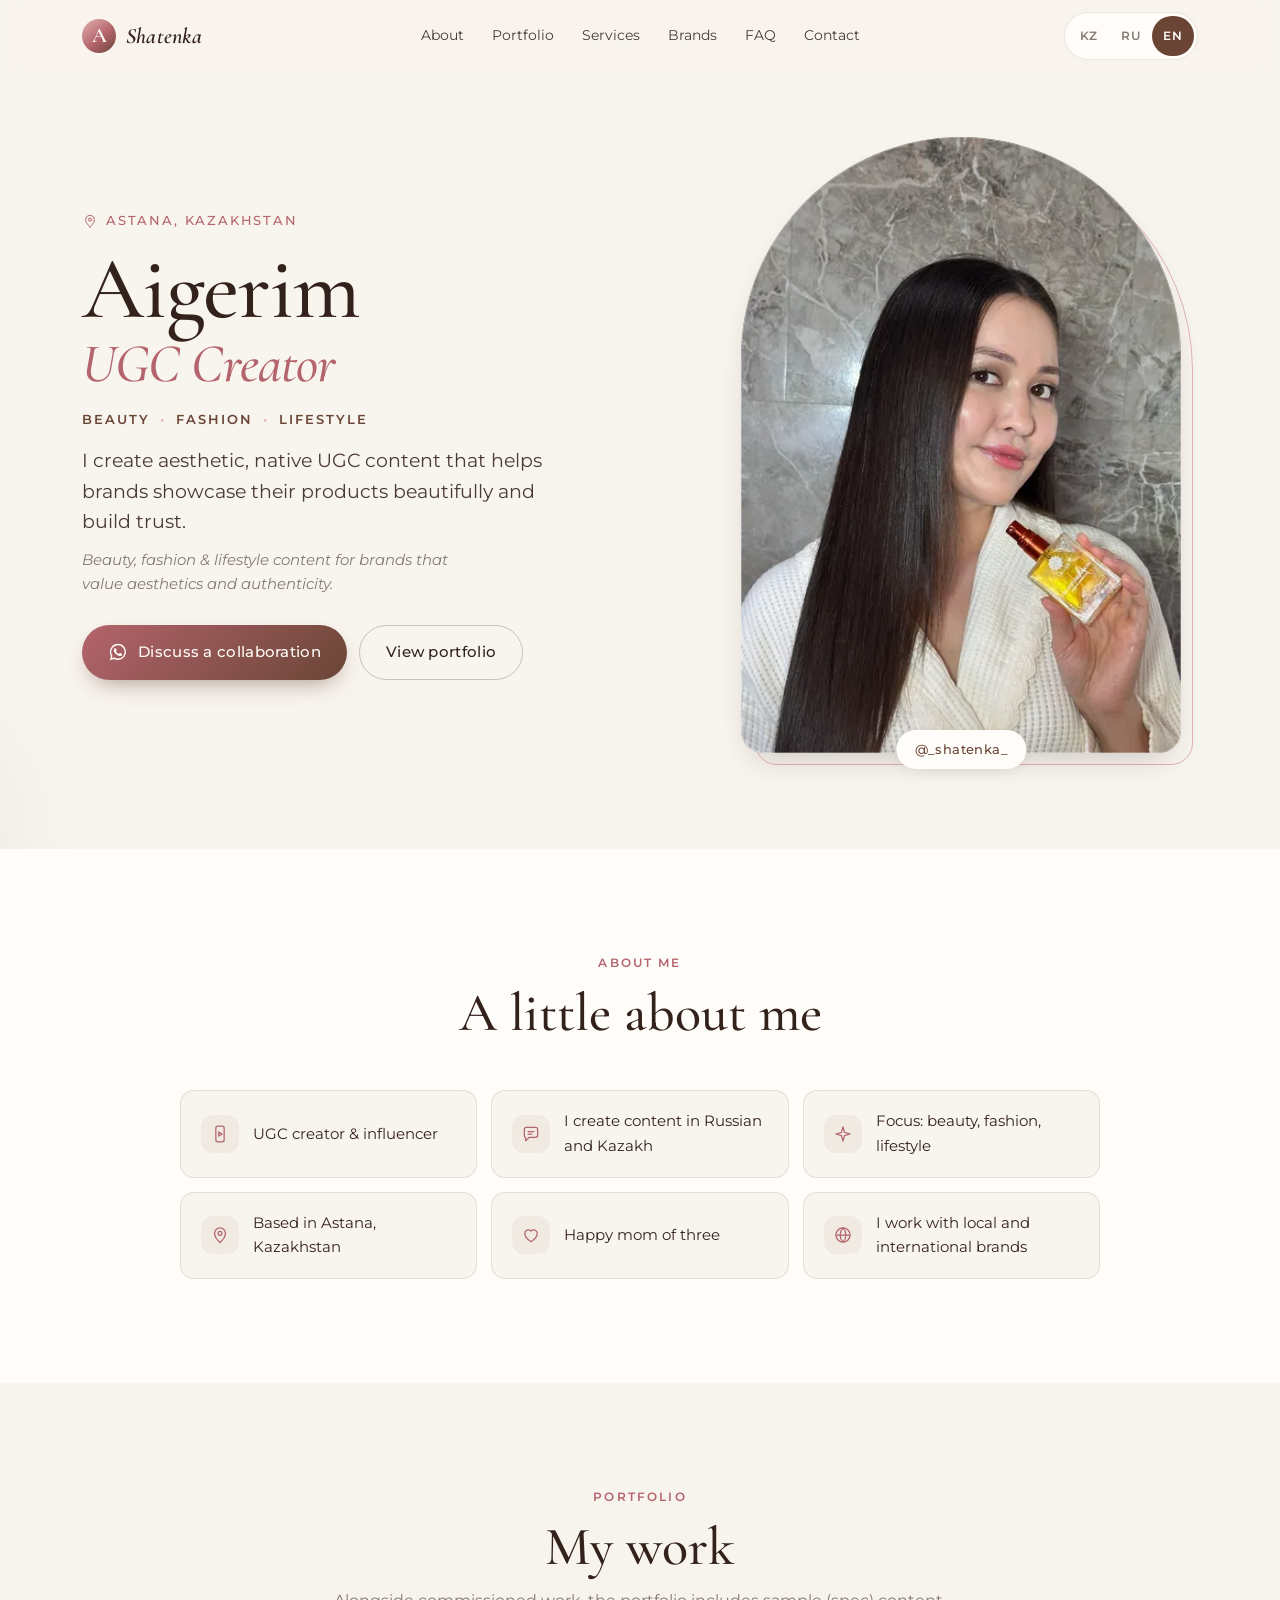
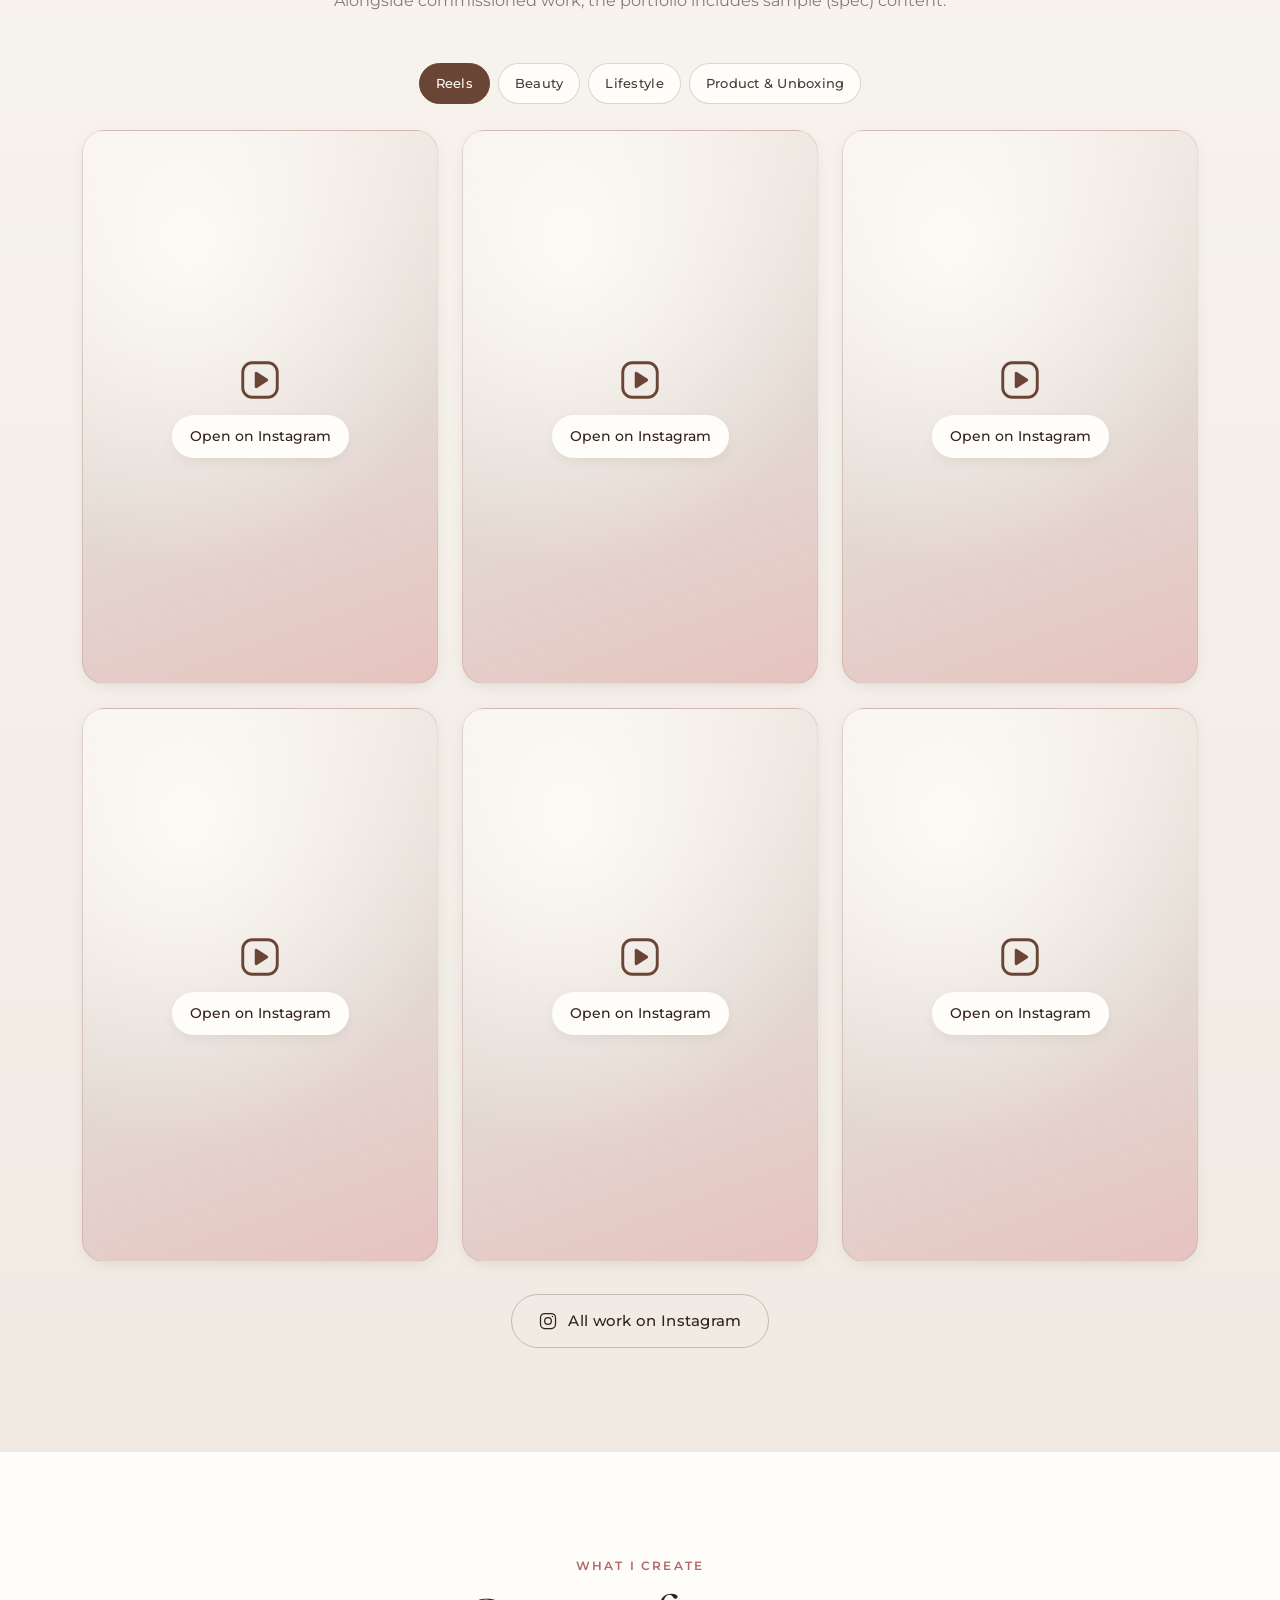
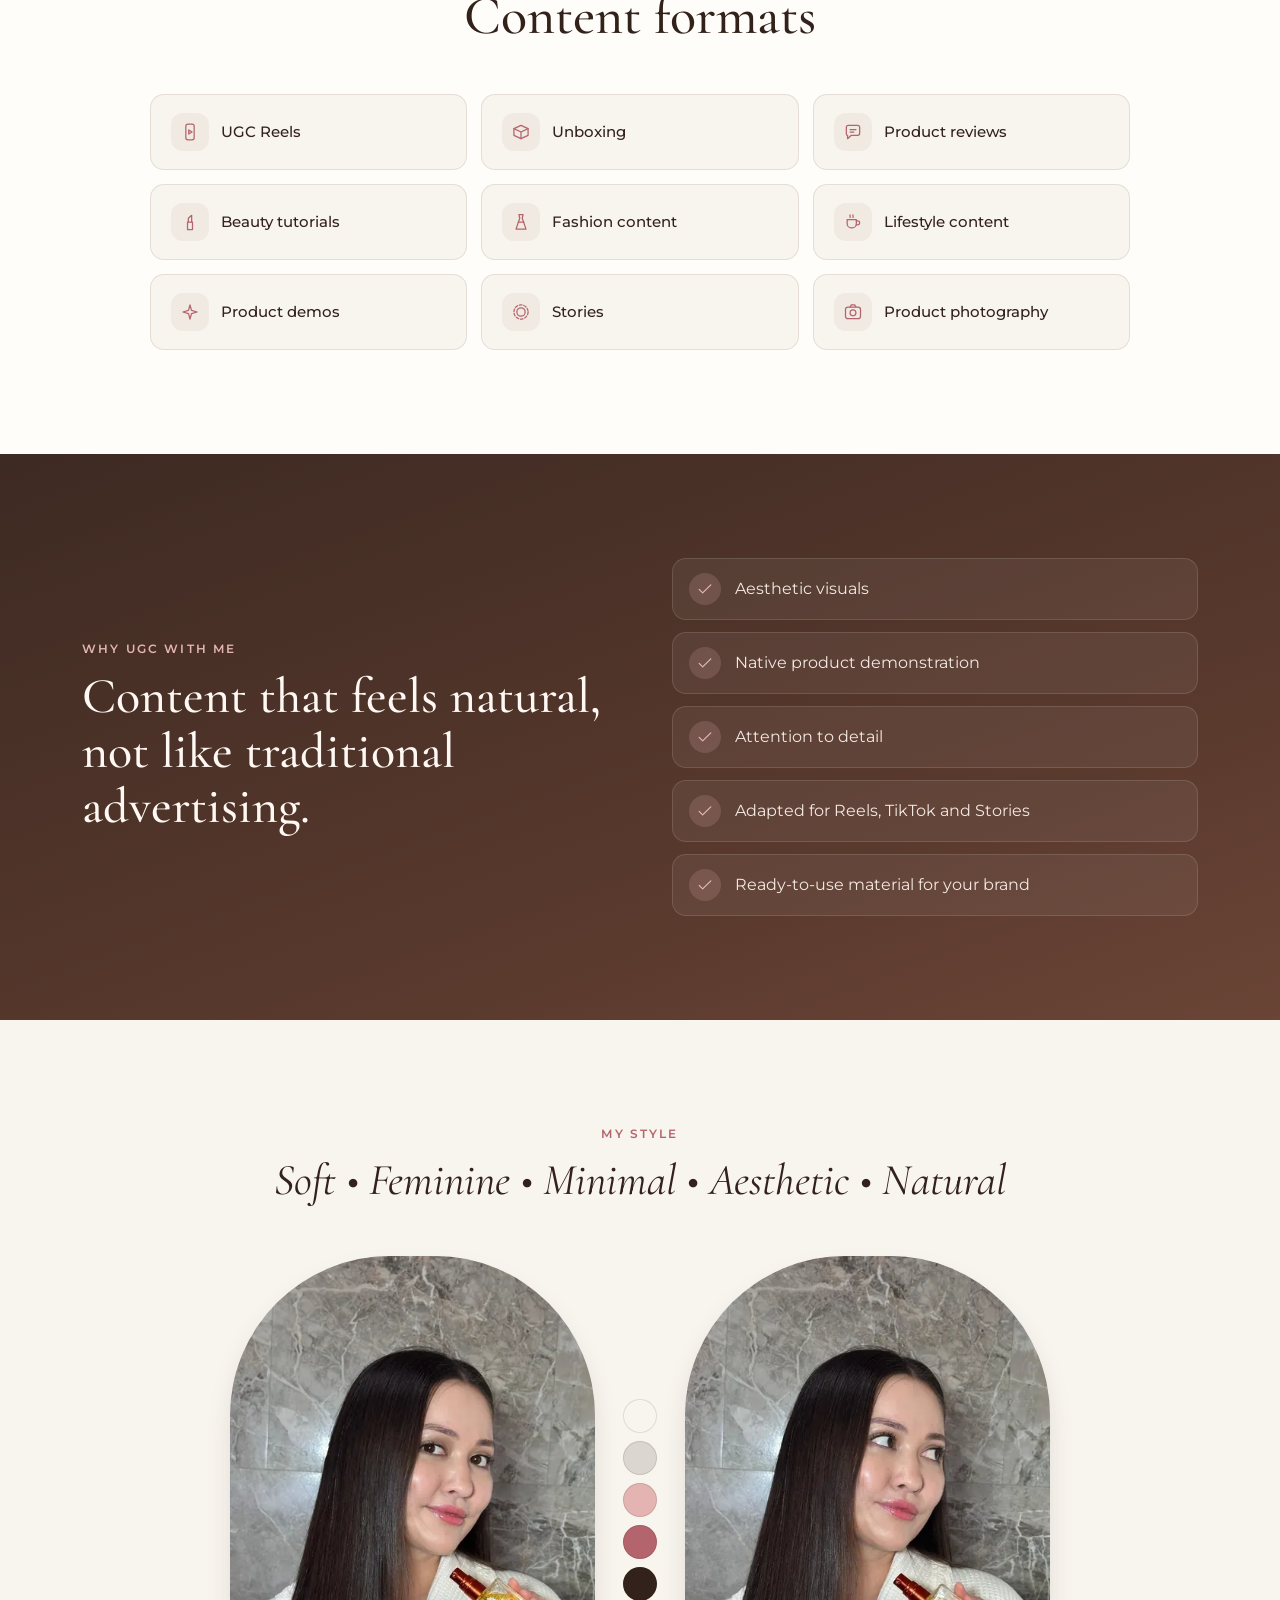
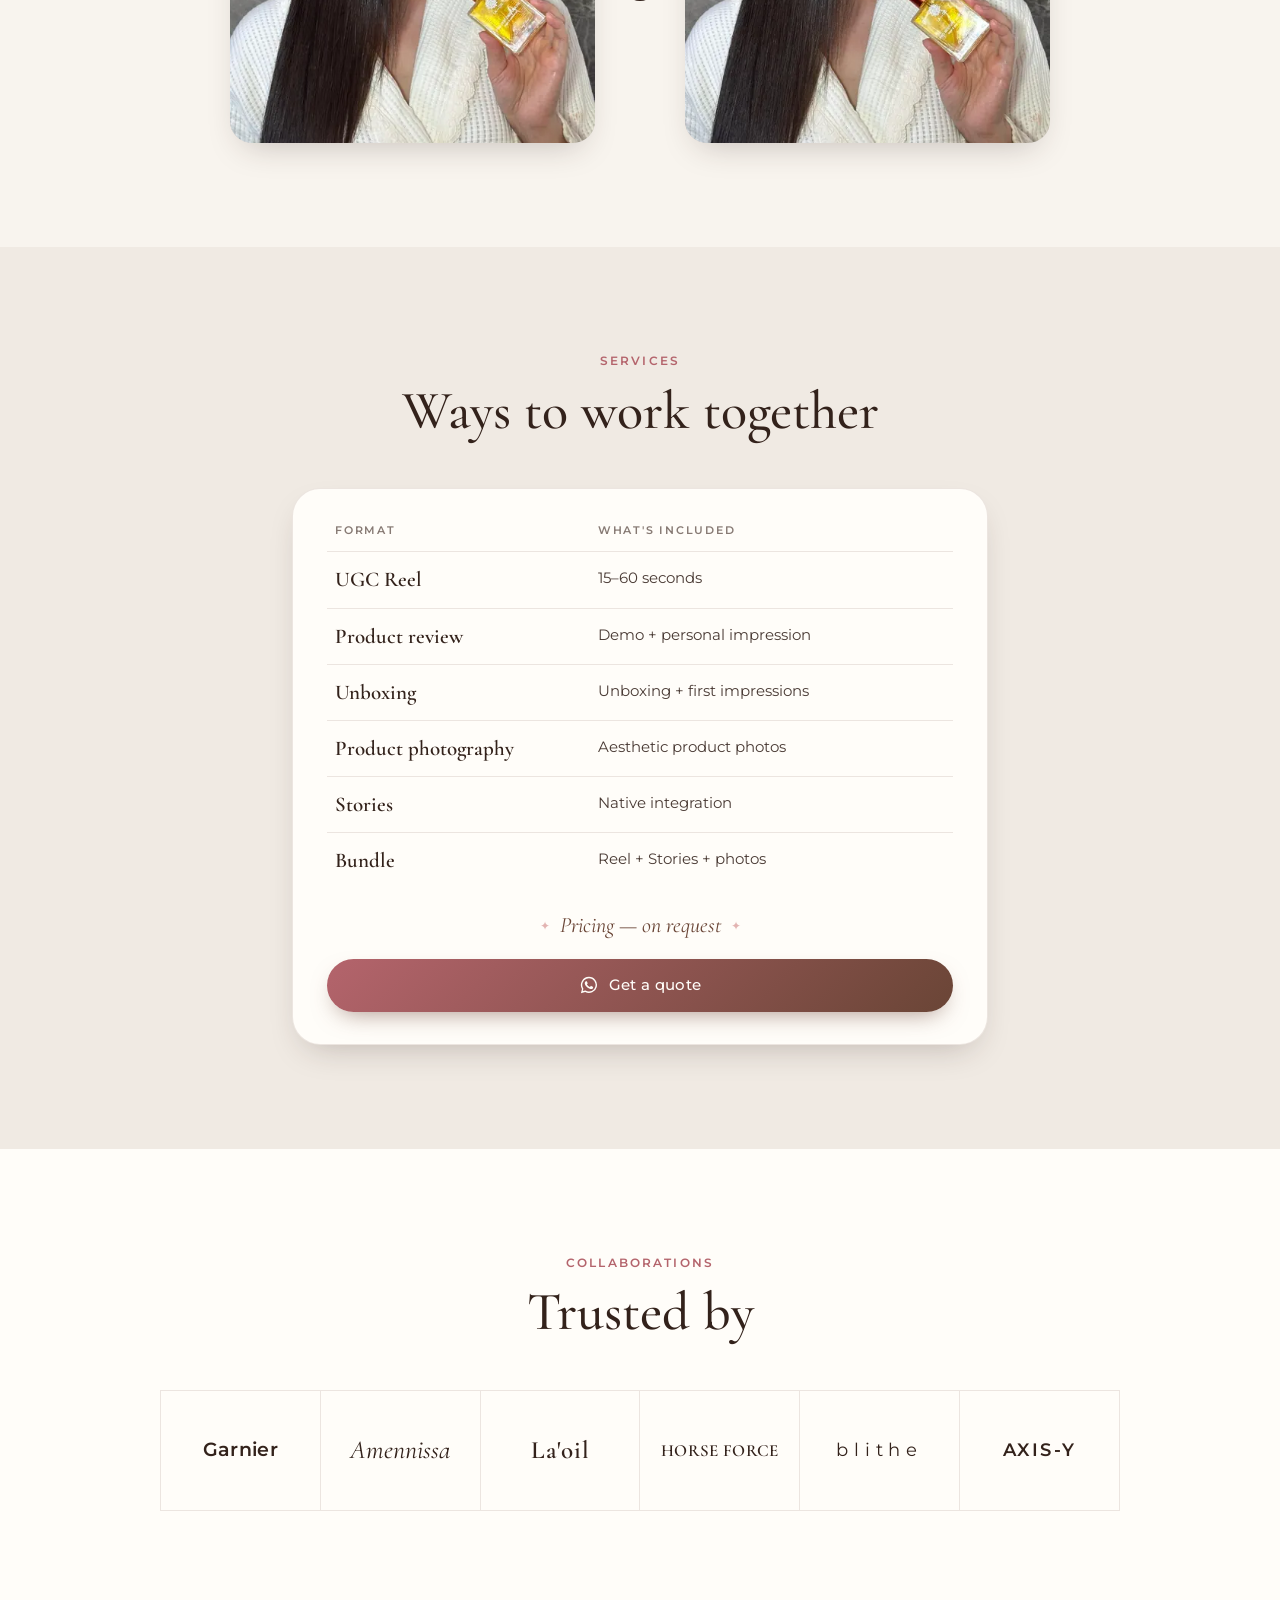
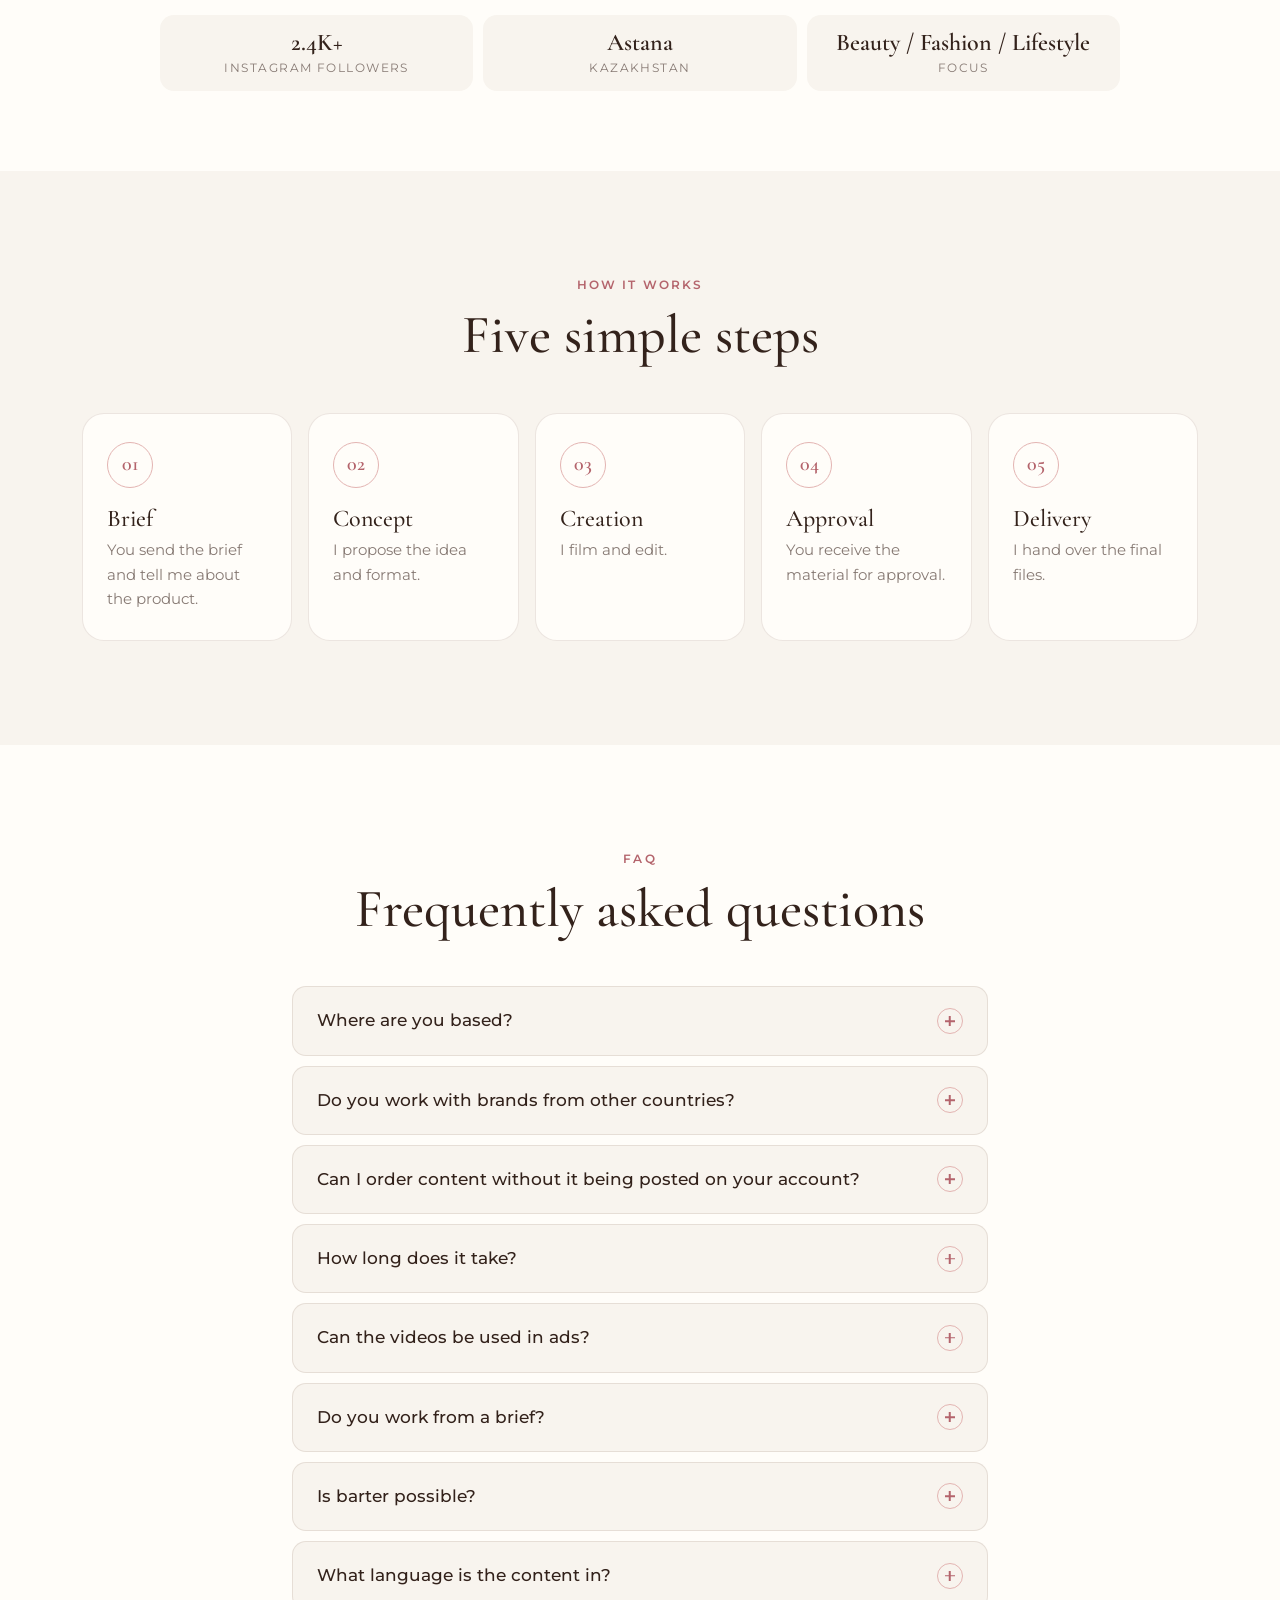
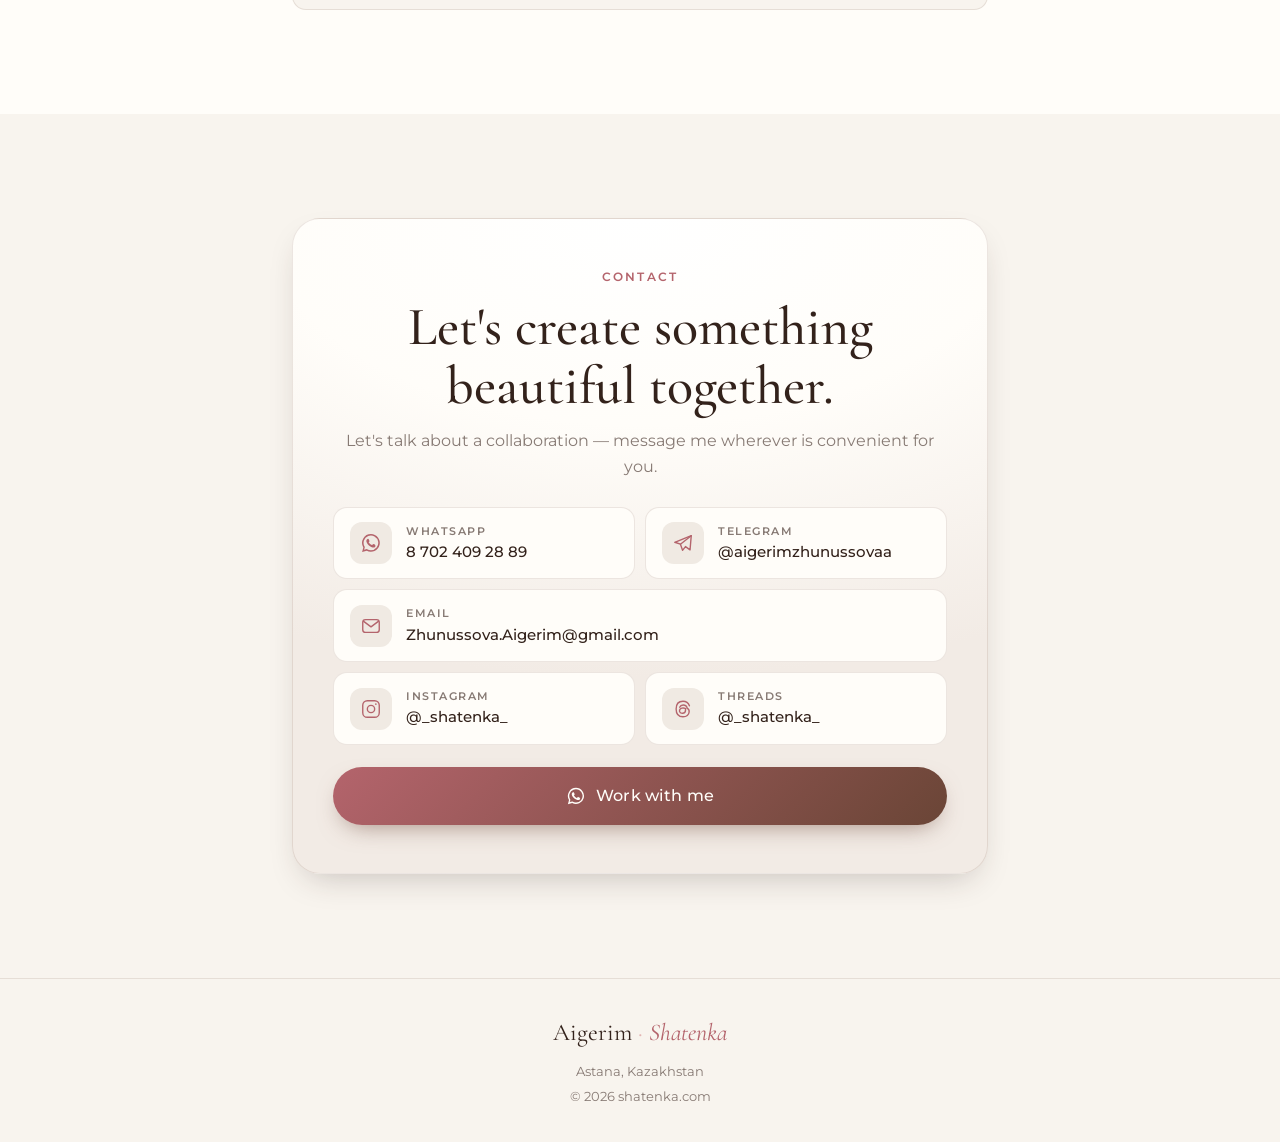
<file: index.html>
<!doctype html>
<html lang="kk">
<head>
  <meta charset="utf-8">
  <meta name="viewport" content="width=device-width, initial-scale=1, viewport-fit=cover">
  <title>Айгерім · Shatenka — UGC-креатор | Beauty, Fashion, Lifestyle | Астана</title>
  <meta name="description" content="Айгерім — Астанадағы UGC-креатор: брендтерге арналған эстетикалық әрі нативті бьюти, сән және лайфстайл контент. Айгерим — UGC-креатор из Астаны: эстетичный и нативный контент для брендов.">
  <meta name="author" content="Айгерім · Shatenka">
  <meta name="theme-color" content="#F8F4EE">
  <link rel="canonical" href="https://shatenka.com/">
  <link rel="alternate" hreflang="kk" href="https://shatenka.com/?lang=kk">
  <link rel="alternate" hreflang="ru" href="https://shatenka.com/?lang=ru">
  <link rel="alternate" hreflang="en" href="https://shatenka.com/?lang=en">
  <link rel="alternate" hreflang="x-default" href="https://shatenka.com/">

  <!-- Open Graph -->
  <meta property="og:type" content="website">
  <meta property="og:site_name" content="Shatenka">
  <meta property="og:url" content="https://shatenka.com/">
  <meta property="og:title" content="Айгерім · Shatenka — UGC-креатор | Beauty, Fashion, Lifestyle">
  <meta property="og:description" content="Брендтерге арналған эстетикалық әрі нативті UGC-контент · Эстетичный и нативный UGC-контент для брендов · Астана">
  <meta property="og:image" content="https://shatenka.com/assets/img/og.jpg">
  <meta property="og:image:width" content="1200">
  <meta property="og:image:height" content="630">
  <meta property="og:image:alt" content="Айгерім · Shatenka — UGC creator · Beauty, Fashion, Lifestyle · Astana">
  <meta property="og:locale" content="kk_KZ">
  <meta property="og:locale:alternate" content="ru_RU">
  <meta property="og:locale:alternate" content="en_US">
  <meta name="twitter:card" content="summary_large_image">
  <meta name="twitter:title" content="Айгерім · Shatenka — UGC-креатор | Beauty, Fashion, Lifestyle">
  <meta name="twitter:description" content="Эстетичный и нативный UGC-контент для брендов: beauty, fashion, lifestyle · Астана">
  <meta name="twitter:image" content="https://shatenka.com/assets/img/og.jpg">

  <link rel="icon" href="assets/img/favicon.svg" type="image/svg+xml">
  <link rel="apple-touch-icon" href="assets/img/apple-touch-icon.png">

  <link rel="preload" as="image" type="image/webp" imagesrcset="assets/img/hero-480.webp 480w, assets/img/hero-720.webp 720w, assets/img/hero-1080.webp 1080w" imagesizes="(min-width: 480px) 440px, calc(100vw - 40px)">
  <link rel="preconnect" href="https://fonts.googleapis.com">
  <link rel="preconnect" href="https://fonts.gstatic.com" crossorigin>
  <link rel="stylesheet" href="https://fonts.googleapis.com/css2?family=Cormorant+Garamond:ital,wght@0,500;0,600;1,500&family=Montserrat:wght@400;500;600&display=swap">
  <link rel="stylesheet" href="assets/css/style.css">

  <script type="application/ld+json">
  {
    "@context": "https://schema.org",
    "@type": "Person",
    "name": "Aigerim Zhunussova",
    "alternateName": ["Айгерім", "Айгерим", "Айгерим Жунусова", "Shatenka", "_shatenka_"],
    "jobTitle": "UGC creator",
    "image": "https://shatenka.com/assets/img/hero-720.jpg",
    "url": "https://shatenka.com/",
    "email": "mailto:Zhunussova.Aigerim@gmail.com",
    "knowsLanguage": ["kk", "ru"],
    "address": { "@type": "PostalAddress", "addressLocality": "Astana", "addressCountry": "KZ" },
    "sameAs": ["https://www.instagram.com/_shatenka_/", "https://www.threads.com/@_shatenka_", "https://t.me/aigerimzhunussovaa"]
  }
  </script>
  <!-- FAQPage structured data: static KZ default, rebuilt by main.js on language switch -->
  <script type="application/ld+json" id="faq-ld">{"@context": "https://schema.org", "@type": "FAQPage", "inLanguage": "kk", "mainEntity": [{"@type": "Question", "name": "Қай қаладасыз?", "acceptedAnswer": {"@type": "Answer", "text": "Астанада тұрамын, Қазақстан."}}, {"@type": "Question", "name": "Басқа елдердің брендтерімен жұмыс істейсіз бе?", "acceptedAnswer": {"@type": "Answer", "text": "Иә, қашықтан жұмыс істеймін — өнімді маған Астанаға жіберсеңіз болғаны."}}, {"@type": "Question", "name": "Менің аккаунтымда жарияламай-ақ контентке тапсырыс беруге бола ма?", "acceptedAnswer": {"@type": "Answer", "text": "Иә, UGC дегеніміз осы: мен контентті сіз үшін жасаймын, ал сіз оны брендтің парақшаларында және жарнамада қолданасыз."}}, {"@type": "Question", "name": "Контент дайындау қанша уақыт алады?", "acceptedAnswer": {"@type": "Answer", "text": "Мерзім әр жоба бойынша жеке келісіледі және жұмыс көлеміне байланысты."}}, {"@type": "Question", "name": "Видеоларды жарнамада қолдануға бола ма?", "acceptedAnswer": {"@type": "Answer", "text": "Иә. Пайдалану құқықтары мен мерзімі алдын ала келісіледі."}}, {"@type": "Question", "name": "Бриф бойынша жұмыс істейсіз бе?", "acceptedAnswer": {"@type": "Answer", "text": "Иә. Егер бриф әлі дайын болмаса, оны бірге құрастыра аламыз."}}, {"@type": "Question", "name": "Бартер мүмкін бе?", "acceptedAnswer": {"@type": "Answer", "text": "Бартер жеке талқыланады."}}, {"@type": "Question", "name": "Контент қай тілде болады?", "acceptedAnswer": {"@type": "Answer", "text": "Орыс және қазақ тілдерінде. Ағылшынша мәтін немесе субтитр қосу — сұраныс бойынша, алдын ала келісіледі."}}]}</script>
  <script>document.documentElement.classList.add('js');</script>
</head>
<body>
  <a class="skip-link" href="#main" data-i18n="a11y.skip">Мазмұнға өту</a>

  <header class="site-header" id="top">
    <div class="container header-inner">
      <a class="logo" href="#top" aria-label="Shatenka">
        <span class="logo-mark" aria-hidden="true">A</span>
        <span class="logo-text">Shatenka</span>
      </a>
      <div class="lang-switch" role="group" aria-label="Language">
        <button type="button" data-lang="kk" aria-pressed="true" lang="kk">KZ</button>
        <button type="button" data-lang="ru" aria-pressed="false" lang="ru">RU</button>
        <button type="button" data-lang="en" aria-pressed="false" lang="en">EN</button>
      </div>
    </div>
    <nav class="nav" aria-label="Menu">
      <div class="container nav-inner">
        <a href="#about" data-i18n="nav.about">Мен туралы</a>
        <a href="#portfolio" data-i18n="nav.portfolio">Портфолио</a>
        <a href="#services" data-i18n="nav.services">Қызметтер</a>
        <a href="#brands" data-i18n="nav.brands">Брендтер</a>
        <a href="#faq" data-i18n="nav.faq">Сұрақтар</a>
        <a href="#contact" data-i18n="nav.contact">Байланыс</a>
      </div>
    </nav>
  </header>

  <main id="main">
    <!-- 1. HERO -->
    <section class="hero">
      <div class="container hero-inner">
        <div class="hero-text">
          <p class="eyebrow reveal"><svg class="icon icon-sm" aria-hidden="true" viewBox="0 0 24 24"><use href="#i-pin"/></svg><span data-i18n="hero.location">Астана, Қазақстан</span></p>
          <h1 class="hero-title reveal"><span data-i18n="name">Айгерім</span><span class="dash"> — </span><em data-i18n="hero.role">UGC-креатор</em></h1>
          <p class="hero-niches reveal">Beauty <span>•</span> Fashion <span>•</span> Lifestyle</p>
          <p class="hero-lead reveal" data-i18n="hero.lead">Брендтерге өнімін әдемі көрсетуге және сенім қалыптастыруға көмектесетін эстетикалық әрі нативті UGC-контент жасаймын.</p>
          <p class="hero-sub reveal" data-i18n="hero.sub">Эстетика мен шынайылықты бағалайтын брендтерге арналған бьюти, сән және лайфстайл контент.</p>
          <div class="hero-actions reveal">
            <a class="btn btn-primary js-wa" href="https://wa.me/77024092889?text=%D0%97%D0%B4%D1%80%D0%B0%D0%B2%D1%81%D1%82%D0%B2%D1%83%D0%B9%D1%82%D0%B5%2C%20%D0%90%D0%B9%D0%B3%D0%B5%D1%80%D0%B8%D0%BC!%20%D0%A5%D0%BE%D1%82%D0%B8%D0%BC%20%D0%BE%D0%B1%D1%81%D1%83%D0%B4%D0%B8%D1%82%D1%8C%20%D1%81%D0%BE%D1%82%D1%80%D1%83%D0%B4%D0%BD%D0%B8%D1%87%D0%B5%D1%81%D1%82%D0%B2%D0%BE" target="_blank" rel="noopener"><svg class="icon" aria-hidden="true" viewBox="0 0 24 24"><use href="#i-wa"/></svg><span data-i18n="hero.cta">Ынтымақтастықты талқылау</span></a>
            <a class="btn btn-ghost" href="#portfolio" data-i18n="hero.secondary">Портфолионы көру</a>
          </div>
        </div>
        <div class="hero-photo-wrap reveal">
          <div class="hero-photo">
            <picture>
              <source type="image/webp" srcset="assets/img/hero-480.webp 480w, assets/img/hero-720.webp 720w, assets/img/hero-1080.webp 1080w" sizes="(min-width: 480px) 440px, calc(100vw - 40px)">
              <img src="assets/img/hero-720.jpg" srcset="assets/img/hero-480.jpg 480w, assets/img/hero-720.jpg 720w, assets/img/hero-1080.jpg 1080w" sizes="(min-width: 480px) 440px, calc(100vw - 40px)" width="1080" height="1920" alt="Айгерім — UGC-креатор, қолында косметикалық май" data-i18n-alt="img.hero" fetchpriority="high" decoding="async">
            </picture>
          </div>
          <span class="hero-badge" aria-hidden="true">@_shatenka_</span>
        </div>
      </div>
    </section>

    <!-- 2. ABOUT -->
    <section class="section about" id="about">
      <div class="container">
        <div class="section-head">
          <p class="kicker reveal" data-i18n="about.kicker">Мен туралы</p>
          <h2 class="section-title reveal" data-i18n="about.title">Қысқаша мен туралы</h2>
        </div>
        <ul class="bullets">
          <li class="reveal"><span class="b-icon" aria-hidden="true"><svg viewBox="0 0 24 24"><use href="#i-c-reel"/></svg></span><span data-i18n="about.b1">UGC-креатор және инфлюенсер</span></li>
          <li class="reveal"><span class="b-icon" aria-hidden="true"><svg viewBox="0 0 24 24"><use href="#i-c-chat"/></svg></span><span data-i18n="about.b2">Орыс және қазақ тілдерінде контент жасаймын</span></li>
          <li class="reveal"><span class="b-icon" aria-hidden="true"><svg viewBox="0 0 24 24"><use href="#i-c-spark"/></svg></span><span data-i18n="about.b3">Бағыттарым: бьюти, сән, лайфстайл</span></li>
          <li class="reveal"><span class="b-icon" aria-hidden="true"><svg viewBox="0 0 24 24"><use href="#i-pin"/></svg></span><span data-i18n="about.b4">Астанада тұрамын</span></li>
          <li class="reveal"><span class="b-icon" aria-hidden="true"><svg viewBox="0 0 24 24"><use href="#i-heart"/></svg></span><span data-i18n="about.b5">Үш баланың бақытты анасымын</span></li>
          <li class="reveal"><span class="b-icon" aria-hidden="true"><svg viewBox="0 0 24 24"><use href="#i-globe"/></svg></span><span data-i18n="about.b6">Қазақстандық және халықаралық брендтермен жұмыс істеймін</span></li>
        </ul>
      </div>
    </section>

    <!-- 3. PORTFOLIO -->
    <section class="section portfolio" id="portfolio">
      <div class="container">
        <div class="section-head">
          <p class="kicker reveal" data-i18n="portfolio.kicker">Портфолио</p>
          <h2 class="section-title reveal" data-i18n="portfolio.title">Менің жұмыстарым</h2>
          <p class="section-sub reveal" data-i18n="portfolio.note">Портфолиода коммерциялық жұмыстармен қатар үлгі (spec) контент те бар.</p>
        </div>
        <div class="tabs reveal" role="tablist" aria-label="Portfolio filter">
          <button type="button" class="tab" role="tab" data-filter="reels" aria-selected="true">Reels</button>
          <button type="button" class="tab" role="tab" data-filter="beauty" aria-selected="false" data-i18n="portfolio.f.beauty">Бьюти</button>
          <button type="button" class="tab" role="tab" data-filter="fashion" aria-selected="false" data-i18n="portfolio.f.fashion">Сән</button>
          <button type="button" class="tab" role="tab" data-filter="lifestyle" aria-selected="false" data-i18n="portfolio.f.lifestyle">Лайфстайл</button>
          <button type="button" class="tab" role="tab" data-filter="product" aria-selected="false" data-i18n="portfolio.f.product">Өнім және анбоксинг</button>
        </div>
        <p class="swipe-hint" aria-hidden="true"><span data-i18n="portfolio.swipe">Жанға сырғытыңыз</span> <span class="swipe-arrow">→</span></p>
        <div class="reels">
          <div class="reel" data-cat="reels beauty product"><blockquote class="instagram-media" data-instgrm-permalink="https://www.instagram.com/reel/DdHfFi6hYGa/" data-instgrm-version="14"><div class="reel-fallback"><svg class="reel-icon" aria-hidden="true" viewBox="0 0 24 24"><use href="#i-play"/></svg><span class="reel-loading" data-i18n="portfolio.loading">Жүктелуде…</span><a href="https://www.instagram.com/reel/DdHfFi6hYGa/" target="_blank" rel="noopener" data-i18n="portfolio.open">Instagram-да ашу</a></div></blockquote></div>
          <div class="reel" data-cat="reels beauty"><blockquote class="instagram-media" data-instgrm-permalink="https://www.instagram.com/reel/DdMuMxMtap6/" data-instgrm-version="14"><div class="reel-fallback"><svg class="reel-icon" aria-hidden="true" viewBox="0 0 24 24"><use href="#i-play"/></svg><span class="reel-loading" data-i18n="portfolio.loading">Жүктелуде…</span><a href="https://www.instagram.com/reel/DdMuMxMtap6/" target="_blank" rel="noopener" data-i18n="portfolio.open">Instagram-да ашу</a></div></blockquote></div>
          <div class="reel" data-cat="reels beauty lifestyle"><blockquote class="instagram-media" data-instgrm-permalink="https://www.instagram.com/reel/DdbaHqlswIw/" data-instgrm-version="14"><div class="reel-fallback"><svg class="reel-icon" aria-hidden="true" viewBox="0 0 24 24"><use href="#i-play"/></svg><span class="reel-loading" data-i18n="portfolio.loading">Жүктелуде…</span><a href="https://www.instagram.com/reel/DdbaHqlswIw/" target="_blank" rel="noopener" data-i18n="portfolio.open">Instagram-да ашу</a></div></blockquote></div>
          <div class="reel" data-cat="reels beauty"><blockquote class="instagram-media" data-instgrm-permalink="https://www.instagram.com/reel/Ddjf5s0NsZH/" data-instgrm-version="14"><div class="reel-fallback"><svg class="reel-icon" aria-hidden="true" viewBox="0 0 24 24"><use href="#i-play"/></svg><span class="reel-loading" data-i18n="portfolio.loading">Жүктелуде…</span><a href="https://www.instagram.com/reel/Ddjf5s0NsZH/" target="_blank" rel="noopener" data-i18n="portfolio.open">Instagram-да ашу</a></div></blockquote></div>
          <div class="reel" data-cat="reels beauty product"><blockquote class="instagram-media" data-instgrm-permalink="https://www.instagram.com/reel/DdX3yINIzSD/" data-instgrm-version="14"><div class="reel-fallback"><svg class="reel-icon" aria-hidden="true" viewBox="0 0 24 24"><use href="#i-play"/></svg><span class="reel-loading" data-i18n="portfolio.loading">Жүктелуде…</span><a href="https://www.instagram.com/reel/DdX3yINIzSD/" target="_blank" rel="noopener" data-i18n="portfolio.open">Instagram-да ашу</a></div></blockquote></div>
          <div class="reel" data-cat="reels beauty product"><blockquote class="instagram-media" data-instgrm-permalink="https://www.instagram.com/reel/Dd9JvNlNzqd/" data-instgrm-version="14"><div class="reel-fallback"><svg class="reel-icon" aria-hidden="true" viewBox="0 0 24 24"><use href="#i-play"/></svg><span class="reel-loading" data-i18n="portfolio.loading">Жүктелуде…</span><a href="https://www.instagram.com/reel/Dd9JvNlNzqd/" target="_blank" rel="noopener" data-i18n="portfolio.open">Instagram-да ашу</a></div></blockquote></div>
        </div>
        <div class="center reveal">
          <a class="btn btn-ghost" href="https://www.instagram.com/_shatenka_/" target="_blank" rel="noopener">
            <svg class="icon" aria-hidden="true" viewBox="0 0 24 24"><use href="#i-ig"/></svg>
            <span data-i18n="portfolio.all">Барлық жұмыстар Instagram-да</span>
          </a>
        </div>
      </div>
    </section>

    <!-- 4. WHAT I CREATE -->
    <section class="section create" id="create">
      <div class="container">
        <div class="section-head">
          <p class="kicker reveal" data-i18n="create.kicker">Не жасаймын</p>
          <h2 class="section-title reveal" data-i18n="create.title">Контент форматтары</h2>
        </div>
        <ul class="create-grid">
          <li class="create-item reveal"><span class="create-icon" aria-hidden="true"><svg viewBox="0 0 24 24"><use href="#i-c-reel"/></svg></span><span data-i18n="create.c1">UGC Reels</span></li>
          <li class="create-item reveal"><span class="create-icon" aria-hidden="true"><svg viewBox="0 0 24 24"><use href="#i-c-box"/></svg></span><span data-i18n="create.c2">Анбоксинг</span></li>
          <li class="create-item reveal"><span class="create-icon" aria-hidden="true"><svg viewBox="0 0 24 24"><use href="#i-c-chat"/></svg></span><span data-i18n="create.c3">Өнімге шолу</span></li>
          <li class="create-item reveal"><span class="create-icon" aria-hidden="true"><svg viewBox="0 0 24 24"><use href="#i-c-brush"/></svg></span><span data-i18n="create.c4">Бьюти-туториалдар</span></li>
          <li class="create-item reveal"><span class="create-icon" aria-hidden="true"><svg viewBox="0 0 24 24"><use href="#i-c-dress"/></svg></span><span data-i18n="create.c5">Сән контенті</span></li>
          <li class="create-item reveal"><span class="create-icon" aria-hidden="true"><svg viewBox="0 0 24 24"><use href="#i-c-cup"/></svg></span><span data-i18n="create.c6">Лайфстайл контент</span></li>
          <li class="create-item reveal"><span class="create-icon" aria-hidden="true"><svg viewBox="0 0 24 24"><use href="#i-c-spark"/></svg></span><span data-i18n="create.c7">Өнімді көрсету</span></li>
          <li class="create-item reveal"><span class="create-icon" aria-hidden="true"><svg viewBox="0 0 24 24"><use href="#i-c-story"/></svg></span><span data-i18n="create.c8">Stories</span></li>
          <li class="create-item reveal"><span class="create-icon" aria-hidden="true"><svg viewBox="0 0 24 24"><use href="#i-c-cam"/></svg></span><span data-i18n="create.c9">Өнім фотолары</span></li>
        </ul>
      </div>
    </section>

    <!-- 5. WHY UGC WITH ME -->
    <section class="section why" id="why">
      <div class="container why-inner">
        <div class="why-head">
          <p class="kicker reveal" data-i18n="why.kicker">Неліктен мен</p>
          <h2 class="section-title reveal" data-i18n="why.title">Кәдімгі жарнама емес — табиғи әрі шынайы контент.</h2>
        </div>
        <ul class="why-list">
            <li class="reveal"><span class="check" aria-hidden="true"><svg viewBox="0 0 24 24"><path d="m5 12.5 4.2 4.2L19 7"/></svg></span><span data-i18n="why.w1">Эстетикалық визуал</span></li>
            <li class="reveal"><span class="check" aria-hidden="true"><svg viewBox="0 0 24 24"><path d="m5 12.5 4.2 4.2L19 7"/></svg></span><span data-i18n="why.w2">Өнімді нативті түрде көрсету</span></li>
            <li class="reveal"><span class="check" aria-hidden="true"><svg viewBox="0 0 24 24"><path d="m5 12.5 4.2 4.2L19 7"/></svg></span><span data-i18n="why.w3">Әр детальға мұқияттылық</span></li>
            <li class="reveal"><span class="check" aria-hidden="true"><svg viewBox="0 0 24 24"><path d="m5 12.5 4.2 4.2L19 7"/></svg></span><span data-i18n="why.w4">Reels, TikTok және Stories форматтарына бейімделген</span></li>
            <li class="reveal"><span class="check" aria-hidden="true"><svg viewBox="0 0 24 24"><path d="m5 12.5 4.2 4.2L19 7"/></svg></span><span data-i18n="why.w5">Бренд бірден қолдана алатын дайын материал</span></li>
        </ul>
      </div>
    </section>

    <!-- 6. MY STYLE -->
    <section class="section style" id="style">
      <div class="container">
        <div class="section-head">
          <p class="kicker reveal" data-i18n="style.kicker">Менің стилім</p>
          <p class="style-words reveal" data-i18n="style.words">Жұмсақ&nbsp;• Әйелдік&nbsp;• Минимал&nbsp;• Эстетикалық&nbsp;• Табиғи</p>
        </div>
        <div class="mood reveal">
          <figure class="mood-photo">
            <picture>
              <source type="image/webp" srcset="assets/img/hero-480.webp 480w, assets/img/hero-720.webp 720w, assets/img/hero-1080.webp 1080w" sizes="(min-width: 900px) 340px, 44vw">
              <img src="assets/img/hero-480.jpg" srcset="assets/img/hero-480.jpg 480w, assets/img/hero-720.jpg 720w, assets/img/hero-1080.jpg 1080w" sizes="(min-width: 900px) 340px, 44vw" width="480" height="853" alt="" loading="lazy" decoding="async">
            </picture>
          </figure>
          <div class="mood-palette" aria-hidden="true">
            <span style="--c:#F8F4EE"></span><span style="--c:#DCD6D0"></span><span style="--c:#E3B4B2"></span><span style="--c:#B4646C"></span><span style="--c:#33221B"></span>
          </div>
          <figure class="mood-photo">
            <picture>
              <source type="image/webp" srcset="assets/img/about-480.webp 480w, assets/img/about-720.webp 720w, assets/img/about-1080.webp 1080w" sizes="(min-width: 900px) 340px, 44vw">
              <img src="assets/img/about-480.jpg" srcset="assets/img/about-480.jpg 480w, assets/img/about-720.jpg 720w, assets/img/about-1080.jpg 1080w" sizes="(min-width: 900px) 340px, 44vw" width="480" height="853" alt="Айгерім мәрмәр қабырға аясында" data-i18n-alt="img.about" loading="lazy" decoding="async">
            </picture>
          </figure>
        </div>
      </div>
    </section>

    <!-- 7. SERVICES -->
    <section class="section services" id="services">
      <div class="container narrow">
        <div class="section-head">
          <p class="kicker reveal" data-i18n="svc.kicker">Қызметтер</p>
          <h2 class="section-title reveal" data-i18n="svc.title">Ынтымақтастық форматтары</h2>
        </div>
        <div class="svc-card reveal">
          <table class="svc-table">
            <thead><tr><th scope="col" data-i18n="svc.h1">Формат</th><th scope="col" data-i18n="svc.h2">Не кіреді</th></tr></thead>
            <tbody>
              <tr><th scope="row" data-i18n="svc.r1">UGC Reels</th><td data-i18n="svc.r1d">15–60 секунд</td></tr>
              <tr><th scope="row" data-i18n="svc.r2">Өнімге шолу</th><td data-i18n="svc.r2d">Көрсетілім + жеке әсер</td></tr>
              <tr><th scope="row" data-i18n="svc.r3">Анбоксинг</th><td data-i18n="svc.r3d">Қаптаманы ашу + алғашқы әсер</td></tr>
              <tr><th scope="row" data-i18n="svc.r4">Өнім фотолары</th><td data-i18n="svc.r4d">Өнімнің эстетикалық фотолары</td></tr>
              <tr><th scope="row" data-i18n="svc.r5">Stories</th><td data-i18n="svc.r5d">Нативті интеграция</td></tr>
              <tr><th scope="row" data-i18n="svc.r6">Пакет</th><td data-i18n="svc.r6d">Reels + Stories + фото</td></tr>
            </tbody>
          </table>
          <p class="price-note" data-i18n="svc.price">Құны — сұраныс бойынша</p>
          <a class="btn btn-primary btn-wide js-wa" href="https://wa.me/77024092889?text=%D0%97%D0%B4%D1%80%D0%B0%D0%B2%D1%81%D1%82%D0%B2%D1%83%D0%B9%D1%82%D0%B5%2C%20%D0%90%D0%B9%D0%B3%D0%B5%D1%80%D0%B8%D0%BC!%20%D0%A5%D0%BE%D1%82%D0%B8%D0%BC%20%D0%BE%D0%B1%D1%81%D1%83%D0%B4%D0%B8%D1%82%D1%8C%20%D1%81%D0%BE%D1%82%D1%80%D1%83%D0%B4%D0%BD%D0%B8%D1%87%D0%B5%D1%81%D1%82%D0%B2%D0%BE" target="_blank" rel="noopener"><svg class="icon" aria-hidden="true" viewBox="0 0 24 24"><use href="#i-wa"/></svg><span data-i18n="svc.cta">Бағасын сұрау</span></a>
        </div>
      </div>
    </section>

    <!-- 8. BRANDS / COLLABORATIONS -->
    <section class="section brands" id="brands">
      <div class="container">
        <div class="section-head">
          <p class="kicker reveal" data-i18n="brands.kicker">Ынтымақтастық</p>
          <h2 class="section-title reveal" data-i18n="brands.title">Маған сенім білдірген брендтер</h2>
        </div>
        <ul class="wordmarks reveal" aria-label="Brands">
          <li class="wordmark wm-1">Garnier</li>
          <li class="wordmark wm-2">Amennissa</li>
          <li class="wordmark wm-3">La'oil</li>
          <li class="wordmark wm-4" data-i18n="brands.horse">Лошадиная сила</li>
          <li class="wordmark wm-5">Blithe</li>
          <li class="wordmark wm-6">AXIS-Y</li>
        </ul>
      </div>
    </section>

    <!-- 9. STATS (small) -->
    <section class="stats" aria-label="Stats">
      <div class="container">
        <ul class="stats-list reveal">
          <li><strong>2.4K+</strong><span data-i18n="stats.followers">Instagram-дағы оқырман</span></li>
          <li><strong data-i18n="stats.city">Астана</strong><span data-i18n="stats.country">Қазақстан</span></li>
          <li><strong>Beauty / Fashion / Lifestyle</strong><span data-i18n="stats.niches">бағыттар</span></li>
        </ul>
      </div>
    </section>

    <!-- 10. TESTIMONIALS — intentionally not published: there are no real reviews yet.
         When real ones exist, paste this block here and add the keys to I18N in main.js (or write plain text):
    <section class="section testimonials" id="testimonials">
      <div class="container">
        <div class="section-head">
          <p class="kicker">Пікірлер / Отзывы / Testimonials</p>
          <h2 class="section-title">…</h2>
        </div>
        <div class="cards">
          <blockquote class="card">
            <p>«Real quote from the brand»</p>
            <footer>— Name, Brand</footer>
          </blockquote>
        </div>
      </div>
    </section>
    -->

    <!-- 11. HOW IT WORKS -->
    <section class="section process" id="process">
      <div class="container">
        <div class="section-head">
          <p class="kicker reveal" data-i18n="steps.kicker">Жұмыс барысы</p>
          <h2 class="section-title reveal" data-i18n="steps.title">Бес қарапайым қадам</h2>
        </div>
        <ol class="steps">
          <li class="step reveal"><span class="step-num">01</span><h3 data-i18n="steps.s1.t">Бриф</h3><p data-i18n="steps.s1.d">Сіз бриф жіберіп, өнім туралы айтып бересіз.</p></li>
          <li class="step reveal"><span class="step-num">02</span><h3 data-i18n="steps.s2.t">Идея</h3><p data-i18n="steps.s2.d">Идея мен форматты ұсынамын.</p></li>
          <li class="step reveal"><span class="step-num">03</span><h3 data-i18n="steps.s3.t">Түсірілім</h3><p data-i18n="steps.s3.d">Түсіріп, монтаждаймын.</p></li>
          <li class="step reveal"><span class="step-num">04</span><h3 data-i18n="steps.s4.t">Келісу</h3><p data-i18n="steps.s4.d">Дайын материалды бекітуге жіберемін.</p></li>
          <li class="step reveal"><span class="step-num">05</span><h3 data-i18n="steps.s5.t">Тапсыру</h3><p data-i18n="steps.s5.d">Соңғы файлдарды тапсырамын.</p></li>
        </ol>
      </div>
    </section>

    <!-- 12. FAQ -->
    <section class="section faq" id="faq">
      <div class="container narrow">
        <div class="section-head">
          <p class="kicker reveal" data-i18n="faq.kicker">Сұрақтар</p>
          <h2 class="section-title reveal" data-i18n="faq.title">Жиі қойылатын сұрақтар</h2>
        </div>
        <div class="faq-list">
          <details class="faq-item reveal">
            <summary><span data-i18n="faq.q1">Қай қаладасыз?</span><span class="faq-icon" aria-hidden="true"></span></summary>
            <p data-i18n="faq.a1">Астанада тұрамын, Қазақстан.</p>
          </details>
          <details class="faq-item reveal">
            <summary><span data-i18n="faq.q2">Басқа елдердің брендтерімен жұмыс істейсіз бе?</span><span class="faq-icon" aria-hidden="true"></span></summary>
            <p data-i18n="faq.a2">Иә, қашықтан жұмыс істеймін — өнімді маған Астанаға жіберсеңіз болғаны.</p>
          </details>
          <details class="faq-item reveal">
            <summary><span data-i18n="faq.q3">Менің аккаунтымда жарияламай-ақ контентке тапсырыс беруге бола ма?</span><span class="faq-icon" aria-hidden="true"></span></summary>
            <p data-i18n="faq.a3">Иә, UGC дегеніміз осы: мен контентті сіз үшін жасаймын, ал сіз оны брендтің парақшаларында және жарнамада қолданасыз.</p>
          </details>
          <details class="faq-item reveal">
            <summary><span data-i18n="faq.q4">Контент дайындау қанша уақыт алады?</span><span class="faq-icon" aria-hidden="true"></span></summary>
            <p data-i18n="faq.a4">Мерзім әр жоба бойынша жеке келісіледі және жұмыс көлеміне байланысты.</p>
          </details>
          <details class="faq-item reveal">
            <summary><span data-i18n="faq.q5">Видеоларды жарнамада қолдануға бола ма?</span><span class="faq-icon" aria-hidden="true"></span></summary>
            <p data-i18n="faq.a5">Иә. Пайдалану құқықтары мен мерзімі алдын ала келісіледі.</p>
          </details>
          <details class="faq-item reveal">
            <summary><span data-i18n="faq.q6">Бриф бойынша жұмыс істейсіз бе?</span><span class="faq-icon" aria-hidden="true"></span></summary>
            <p data-i18n="faq.a6">Иә. Егер бриф әлі дайын болмаса, оны бірге құрастыра аламыз.</p>
          </details>
          <details class="faq-item reveal">
            <summary><span data-i18n="faq.q7">Бартер мүмкін бе?</span><span class="faq-icon" aria-hidden="true"></span></summary>
            <p data-i18n="faq.a7">Бартер жеке талқыланады.</p>
          </details>
          <details class="faq-item reveal">
            <summary><span data-i18n="faq.q8">Контент қай тілде болады?</span><span class="faq-icon" aria-hidden="true"></span></summary>
            <p data-i18n="faq.a8">Орыс және қазақ тілдерінде. Ағылшынша мәтін немесе субтитр қосу — сұраныс бойынша, алдын ала келісіледі.</p>
          </details>
        </div>
      </div>
    </section>

    <!-- 13. CONTACT -->
    <section class="section contact" id="contact">
      <div class="container narrow">
        <div class="contact-card reveal">
          <p class="kicker" data-i18n="contact.kicker">Байланыс</p>
          <h2 class="section-title" data-i18n="contact.title">Бірге әдемі дүние жасайық.</h2>
          <p class="section-sub" data-i18n="contact.sub">Ынтымақтастық туралы сөйлесейік — өзіңізге ыңғайлы арнаға жазыңыз.</p>
          <ul class="contact-list">
            <li><a class="contact-item js-wa" href="https://wa.me/77024092889?text=%D0%97%D0%B4%D1%80%D0%B0%D0%B2%D1%81%D1%82%D0%B2%D1%83%D0%B9%D1%82%D0%B5%2C%20%D0%90%D0%B9%D0%B3%D0%B5%D1%80%D0%B8%D0%BC!%20%D0%A5%D0%BE%D1%82%D0%B8%D0%BC%20%D0%BE%D0%B1%D1%81%D1%83%D0%B4%D0%B8%D1%82%D1%8C%20%D1%81%D0%BE%D1%82%D1%80%D1%83%D0%B4%D0%BD%D0%B8%D1%87%D0%B5%D1%81%D1%82%D0%B2%D0%BE" target="_blank" rel="noopener"><span class="ci-icon"><svg aria-hidden="true" viewBox="0 0 24 24"><use href="#i-wa"/></svg></span><span class="ci-body"><span class="ci-label">WhatsApp</span><span class="ci-value">8 702 409 28 89</span></span></a></li>
            <li><a class="contact-item" href="https://t.me/aigerimzhunussovaa" target="_blank" rel="noopener">
              <span class="ci-icon"><svg aria-hidden="true" viewBox="0 0 24 24"><path d="M21 4 3 11.2l6.2 2.1L11.5 20l3.2-4.1 5 3.6z"/><path d="m9.2 13.3 11.8-9.3"/></svg></span>
              <span class="ci-body"><span class="ci-label" data-i18n="contact.telegram">Телеграм</span><span class="ci-value">@aigerimzhunussovaa</span></span>
            </a></li>
            <li><a class="contact-item" href="mailto:Zhunussova.Aigerim@gmail.com">
              <span class="ci-icon"><svg aria-hidden="true" viewBox="0 0 24 24"><rect x="3" y="5" width="18" height="14" rx="3"/><path d="m4 7 8 6 8-6"/></svg></span>
              <span class="ci-body"><span class="ci-label" data-i18n="contact.email">Пошта</span><span class="ci-value">Zhunussova.Aigerim<wbr>@gmail.com</span></span>
            </a></li>
            <li><a class="contact-item" href="https://www.instagram.com/_shatenka_/" target="_blank" rel="noopener">
              <span class="ci-icon"><svg aria-hidden="true" viewBox="0 0 24 24"><use href="#i-ig"/></svg></span>
              <span class="ci-body"><span class="ci-label">Instagram</span><span class="ci-value">@_shatenka_</span></span>
            </a></li>
            <li><a class="contact-item" href="https://www.threads.com/@_shatenka_" target="_blank" rel="noopener">
              <span class="ci-icon"><svg aria-hidden="true" viewBox="0 0 24 24"><path d="M16.6 11.3c-.4-2.4-2-3.6-4.4-3.6-2 0-3.3 1-3.8 2.3"/><path d="M8.2 14.6c.3 1.4 1.6 2.2 3.2 2.1 2-.1 3.4-1.4 3.4-3.6 0-1-.1-1.4-.3-1.8-1.6-.6-6.4-.9-6.3 2.7"/><path d="M19 8.5C17.8 5.2 15.2 3.5 12 3.5 7 3.5 4.5 7 4.5 12S7 20.5 12 20.5c3.6 0 6.3-2 6.7-5.2.3-2.6-1.3-3.7-1.9-4"/></svg></span>
              <span class="ci-body"><span class="ci-label">Threads</span><span class="ci-value">@_shatenka_</span></span>
            </a></li>
          </ul>
          <a class="btn btn-primary btn-wide btn-xl js-wa" href="https://wa.me/77024092889?text=%D0%97%D0%B4%D1%80%D0%B0%D0%B2%D1%81%D1%82%D0%B2%D1%83%D0%B9%D1%82%D0%B5%2C%20%D0%90%D0%B9%D0%B3%D0%B5%D1%80%D0%B8%D0%BC!%20%D0%A5%D0%BE%D1%82%D0%B8%D0%BC%20%D0%BE%D0%B1%D1%81%D1%83%D0%B4%D0%B8%D1%82%D1%8C%20%D1%81%D0%BE%D1%82%D1%80%D1%83%D0%B4%D0%BD%D0%B8%D1%87%D0%B5%D1%81%D1%82%D0%B2%D0%BE" target="_blank" rel="noopener"><svg class="icon" aria-hidden="true" viewBox="0 0 24 24"><use href="#i-wa"/></svg><span data-i18n="contact.cta">Менімен жұмыс істеу</span></a>
        </div>
      </div>
    </section>
  </main>

  <footer class="site-footer">
    <div class="container footer-inner">
      <p class="footer-logo"><span data-i18n="name">Айгерім</span> <span class="dot">·</span> <em>Shatenka</em></p>
      <p data-i18n="footer.city">Астана, Қазақстан</p>
      <p class="footer-copy">© <span id="year">2026</span> shatenka.com</p>
    </div>
  </footer>

  <!-- Floating WhatsApp button (mobile) -->
  <a class="fab js-wa" href="https://wa.me/77024092889?text=%D0%97%D0%B4%D1%80%D0%B0%D0%B2%D1%81%D1%82%D0%B2%D1%83%D0%B9%D1%82%D0%B5%2C%20%D0%90%D0%B9%D0%B3%D0%B5%D1%80%D0%B8%D0%BC!%20%D0%A5%D0%BE%D1%82%D0%B8%D0%BC%20%D0%BE%D0%B1%D1%81%D1%83%D0%B4%D0%B8%D1%82%D1%8C%20%D1%81%D0%BE%D1%82%D1%80%D1%83%D0%B4%D0%BD%D0%B8%D1%87%D0%B5%D1%81%D1%82%D0%B2%D0%BE" target="_blank" rel="noopener" aria-label="WhatsApp" data-i18n-aria="fab.label">
    <svg aria-hidden="true" viewBox="0 0 24 24"><use href="#i-wa"/></svg>
  </a>

  <!-- SVG icon sprite -->
  <svg width="0" height="0" style="position:absolute" aria-hidden="true">
    <symbol id="i-wa" viewBox="0 0 24 24"><path fill="currentColor" stroke="none" d="M12 2.2a9.7 9.7 0 0 0-8.4 14.6L2.3 21.8l5.1-1.3A9.7 9.7 0 1 0 12 2.2zm0 17.7c-1.5 0-3-.4-4.2-1.2l-.3-.2-3 .8.8-2.9-.2-.3A8 8 0 1 1 12 19.9zm4.4-6c-.2-.1-1.4-.7-1.7-.8-.2-.1-.4-.1-.5.1l-.8 1c-.1.2-.3.2-.5.1a6.6 6.6 0 0 1-3.3-2.9c-.2-.4.2-.4.7-1.3.1-.1 0-.3 0-.4l-.8-1.8c-.2-.5-.4-.4-.5-.4h-.5a.9.9 0 0 0-.7.3 2.8 2.8 0 0 0-.9 2.1c0 1.2.9 2.4 1 2.6.1.2 1.8 2.7 4.3 3.8 1.6.7 2.2.7 3 .6.5-.1 1.4-.6 1.6-1.1.2-.6.2-1 .1-1.1l-.5-.3z"/></symbol>
    <symbol id="i-ig" viewBox="0 0 24 24"><rect x="3" y="3" width="18" height="18" rx="5"/><circle cx="12" cy="12" r="4"/><circle cx="17.3" cy="6.7" r=".9" fill="currentColor" stroke="none"/></symbol>
    <symbol id="i-play" viewBox="0 0 24 24"><rect x="3" y="3" width="18" height="18" rx="5"/><path d="M10 8.5v7l5.5-3.5z" fill="currentColor"/></symbol>
    <symbol id="i-pin" viewBox="0 0 24 24"><path d="M12 21s-6.5-5.6-6.5-11a6.5 6.5 0 0 1 13 0c0 5.4-6.5 11-6.5 11z"/><circle cx="12" cy="10" r="2.3"/></symbol>
    <symbol id="i-heart" viewBox="0 0 24 24"><path d="M12 20s-7.5-4.4-7.5-10A4.3 4.3 0 0 1 12 7.4 4.3 4.3 0 0 1 19.5 10c0 5.6-7.5 10-7.5 10z"/></symbol>
    <symbol id="i-globe" viewBox="0 0 24 24"><circle cx="12" cy="12" r="8.5"/><path d="M3.5 12h17M12 3.5c2.4 2.6 3.5 5.4 3.5 8.5s-1.1 5.9-3.5 8.5c-2.4-2.6-3.5-5.4-3.5-8.5s1.1-5.9 3.5-8.5z"/></symbol>
    <symbol id="i-c-reel" viewBox="0 0 24 24"><rect x="7" y="2.5" width="10" height="19" rx="2.5"/><path d="M10.5 9.5v5l4-2.5z"/></symbol>
    <symbol id="i-c-box" viewBox="0 0 24 24"><path d="M3.5 8 12 4l8.5 4v8L12 20l-8.5-4z"/><path d="M3.5 8 12 12l8.5-4M12 12v8"/></symbol>
    <symbol id="i-c-chat" viewBox="0 0 24 24"><path d="M4 6.5A2.5 2.5 0 0 1 6.5 4h11A2.5 2.5 0 0 1 20 6.5v7a2.5 2.5 0 0 1-2.5 2.5H10l-4.5 4v-4h0A1.5 1.5 0 0 1 4 14.5z"/><path d="M8.5 9h7M8.5 12h4.5"/></symbol>
    <symbol id="i-c-brush" viewBox="0 0 24 24"><path d="M9 21h6v-9H9z"/><path d="M10 12V7.5l4-3.5V12"/></symbol>
    <symbol id="i-c-dress" viewBox="0 0 24 24"><path d="M9.5 3h5l-1 4.5 4.5 13h-12l4.5-13z"/><path d="M8.6 12h6.8"/></symbol>
    <symbol id="i-c-cup" viewBox="0 0 24 24"><path d="M5 9h11v5a5 5 0 0 1-5 5h-1a5 5 0 0 1-5-5z"/><path d="M16 10.5h1.5a2.5 2.5 0 0 1 0 5H16M8.5 3.5c-.6 1 .6 1.8 0 3M12 3.5c-.6 1 .6 1.8 0 3"/></symbol>
    <symbol id="i-c-spark" viewBox="0 0 24 24"><path d="M12 3.5 13.8 10l6.7 2-6.7 2L12 20.5 10.2 14l-6.7-2 6.7-2z"/></symbol>
    <symbol id="i-c-story" viewBox="0 0 24 24"><circle cx="12" cy="12" r="8.5" stroke-dasharray="3.2 2.2"/><circle cx="12" cy="12" r="5"/></symbol>
    <symbol id="i-c-cam" viewBox="0 0 24 24"><rect x="3" y="6" width="18" height="14" rx="3"/><circle cx="12" cy="13" r="3.5"/><path d="M8.5 6l1.5-2.5h4L15.5 6"/></symbol>
  </svg>

  <script src="assets/js/main.js" defer></script>
</body>
</html>
</file>
<file: assets/css/style.css>
/* Shatenka — mobile-first styles */
:root {
  /* palette sampled to match the photos: cream robe, grey marble, brunette hair, rose lips */
  --cream: #F8F4EE;
  --ivory: #FFFDF9;
  --sand: #F0EAE3;
  --marble: #DCD6D0;
  --marble-deep: #A9A29C;
  --nude: #E9DCD2;
  --rose: #E3B4B2;
  --rose-deep: #B4646C;
  --brown: #6A4536;
  --brown-dark: #33221B;
  --text: #4A3B35;
  --muted: #877A74;
  --line: rgba(106, 69, 54, .13);
  --shadow: 0 14px 34px -14px rgba(51, 34, 27, .28);
  --shadow-soft: 0 4px 18px -8px rgba(51, 34, 27, .18);
  --radius: 22px;
  --radius-sm: 14px;
  --serif: "Cormorant Garamond", "Playfair Display", Georgia, "Times New Roman", serif;
  --sans: "Montserrat", "Inter", system-ui, -apple-system, "Segoe UI", Roboto, Arial, sans-serif;
  --header-h: 60px;
  --nav-h: 44px;
  --ease: cubic-bezier(.22, .61, .36, 1);
}

*, *::before, *::after { box-sizing: border-box; }
html { -webkit-text-size-adjust: 100%; scroll-behavior: smooth; scroll-padding-top: calc(var(--header-h) + var(--nav-h) + 12px); }
body {
  margin: 0;
  font-family: var(--sans);
  font-size: 16px;
  line-height: 1.65;
  color: var(--text);
  background: var(--cream);
  -webkit-font-smoothing: antialiased;
  text-rendering: optimizeLegibility;
  overflow-x: hidden;
}
img, svg { display: block; max-width: 100%; }
a { color: inherit; }
h1, h2, h3 { margin: 0; font-family: var(--serif); font-weight: 500; color: var(--brown-dark); line-height: 1.1; }
p { margin: 0; }
ul, ol { margin: 0; padding: 0; list-style: none; }
button { font: inherit; }
:focus-visible { outline: 2px solid var(--rose-deep); outline-offset: 3px; border-radius: 6px; }

.container { width: 100%; max-width: 1180px; margin: 0 auto; padding: 0 max(20px, env(safe-area-inset-right)) 0 max(20px, env(safe-area-inset-left)); } /* safe-area: viewport-fit=cover + iPhone landscape notch */
.narrow { max-width: 760px; }
.center { text-align: center; }
.nowrap { white-space: nowrap; }

.skip-link { position: absolute; left: 12px; top: -60px; z-index: 100; background: var(--brown-dark); color: #fff; padding: 10px 16px; border-radius: 10px; text-decoration: none; }
.skip-link:focus { top: 12px; }

/* Icons */
svg.icon, .card-icon svg, .ci-icon svg, .reel-icon, .fab svg {
  fill: none; stroke: currentColor; stroke-width: 1.5; stroke-linecap: round; stroke-linejoin: round;
}
.icon { width: 20px; height: 20px; flex: none; }

/* Header */
.site-header {
  position: sticky; top: 0; z-index: 50;
  background: rgba(248, 244, 238, .84);
  -webkit-backdrop-filter: saturate(1.4) blur(14px);
  backdrop-filter: saturate(1.4) blur(14px);
  border-bottom: 1px solid transparent;
  transition: border-color .3s, box-shadow .3s;
}
.site-header.is-scrolled { border-bottom-color: var(--line); box-shadow: 0 6px 20px -16px rgba(51, 34, 27, .4); }
.header-inner { height: var(--header-h); display: flex; align-items: center; justify-content: space-between; gap: 16px; }
.logo { display: inline-flex; align-items: center; gap: 10px; min-height: 44px; text-decoration: none; }
.logo-mark {
  width: 34px; height: 34px; border-radius: 50%;
  display: grid; place-items: center;
  font-family: var(--serif); font-size: 21px; font-weight: 600; line-height: 1;
  color: var(--ivory); background: linear-gradient(140deg, var(--rose) 0%, var(--rose-deep) 55%, var(--brown) 100%);
  padding-bottom: 2px;
}
.logo-text { font-family: var(--serif); font-size: 22px; font-weight: 600; font-style: italic; color: var(--brown-dark); letter-spacing: .01em; }
.nav { border-top: 1px solid var(--line); }
.nav-inner {
  height: var(--nav-h); display: flex; align-items: center; gap: 6px;
  overflow-x: auto; scrollbar-width: none; -webkit-overflow-scrolling: touch;
  mask-image: linear-gradient(90deg, #000 calc(100% - 32px), transparent); -webkit-mask-image: linear-gradient(90deg, #000 calc(100% - 32px), transparent); /* fade only the edge, not the last link when it fits */
}
.nav-inner::-webkit-scrollbar { display: none; }
.nav a { flex: none; display: inline-flex; align-items: center; min-height: 40px; padding: 0 12px; border-radius: 999px; font-size: 13px; text-decoration: none; color: var(--text); white-space: nowrap; transition: background .25s, color .25s; }
.nav a:hover { background: var(--sand); color: var(--brown-dark); }

.lang-switch { display: inline-flex; padding: 3px; border-radius: 999px; background: var(--ivory); border: 1px solid var(--line); }
.lang-switch button {
  min-width: 42px; height: 40px; padding: 0 10px; border: 0; border-radius: 999px;
  background: transparent; color: var(--muted); font-size: 12px; font-weight: 600; letter-spacing: .08em; cursor: pointer;
  transition: background .25s var(--ease), color .25s var(--ease);
}
.lang-switch button:hover { color: var(--brown-dark); }
.lang-switch button[aria-pressed="true"] { background: var(--brown); color: var(--ivory); }

/* Buttons */
.btn {
  display: inline-flex; align-items: center; justify-content: center; gap: 10px;
  min-height: 52px; padding: 14px 26px; border-radius: 999px;
  font-size: 15px; font-weight: 500; letter-spacing: .02em; text-decoration: none;
  transition: transform .25s var(--ease), box-shadow .25s var(--ease), background .25s var(--ease), color .25s var(--ease);
  -webkit-tap-highlight-color: transparent;
}
.btn:active { transform: scale(.98); }
.btn-primary { color: var(--ivory); background: linear-gradient(135deg, var(--rose-deep), var(--brown)); box-shadow: 0 10px 24px -10px rgba(106, 69, 54, .6); }
.btn-primary:hover { box-shadow: 0 14px 30px -10px rgba(106, 69, 54, .7); transform: translateY(-1px); }
.btn-ghost { color: var(--brown-dark); background: transparent; border: 1px solid rgba(106, 69, 54, .3); }
.btn-ghost:hover { background: var(--ivory); border-color: var(--rose-deep); }
.btn-wide { width: 100%; }

/* Hero */
.hero { position: relative; padding: 28px 0 56px; overflow: hidden; }
.hero::after {
  content: ""; position: absolute; left: -30%; bottom: -30%; width: 460px; height: 460px; border-radius: 50%;
  background: radial-gradient(circle, rgba(169, 162, 156, .22), rgba(169, 162, 156, 0) 70%); pointer-events: none;
}
.hero::before {
  content: ""; position: absolute; inset: -20% -40% auto auto; width: 520px; height: 520px; border-radius: 50%;
  background: radial-gradient(circle, rgba(227, 180, 178, .35), rgba(227, 180, 178, 0) 70%); pointer-events: none;
}
.hero-inner { position: relative; display: grid; gap: 36px; }
.eyebrow { display: inline-flex; align-items: center; gap: 8px; font-size: 13px; letter-spacing: .14em; text-transform: uppercase; color: var(--rose-deep); font-weight: 500; margin-bottom: 14px; }
.icon-sm { width: 16px; height: 16px; }
.hero-title { font-size: clamp(44px, 12.5vw, 88px); line-height: .98; letter-spacing: -.01em; }
.hero-title em, .footer-logo em { font-style: italic; color: var(--rose-deep); }
.hero-title em { display: block; font-size: .62em; margin-top: .12em; }
.hero-title .dash { position: absolute; width: 1px; height: 1px; overflow: hidden; clip: rect(0 0 0 0); white-space: nowrap; } /* kept for screen readers / SEO */
.hero-title .dot, .footer-logo .dot { color: var(--rose); }
.hero-niches { margin-top: 18px; font-size: 12.5px; font-weight: 600; letter-spacing: .16em; text-transform: uppercase; color: var(--brown); }
.hero-niches span { color: var(--rose); margin: 0 4px; }
.hero-sub { margin-top: 10px; font-size: 14px; color: var(--muted); font-style: italic; max-width: 40ch; }
.hero-tagline { margin-top: 18px; font-size: 12.5px; font-weight: 500; letter-spacing: .08em; text-transform: uppercase; color: var(--brown); }
.hero-lead { margin-top: 16px; font-size: 17px; line-height: 1.6; color: var(--text); max-width: 38ch; }
.hero-actions { margin-top: 28px; display: flex; flex-direction: column; gap: 12px; }

.hero-photo-wrap { position: relative; max-width: 440px; width: 100%; margin: 0 auto; }
.hero-photo {
  position: relative; aspect-ratio: 5 / 7; border-radius: 220px 220px var(--radius) var(--radius);
  overflow: hidden; box-shadow: var(--shadow);
  background: linear-gradient(160deg, var(--marble), var(--marble-deep));
}
.hero-photo::after { /* soft warm wash so the cool marble sits with the cream palette */
  content: ""; position: absolute; inset: 0; pointer-events: none;
  background: linear-gradient(180deg, rgba(248, 244, 238, 0) 60%, rgba(106, 69, 54, .10) 100%);
  box-shadow: inset 0 0 0 1px rgba(255, 255, 255, .25); border-radius: inherit;
}
.hero-photo picture, .about-photo picture { display: block; width: 100%; height: 100%; }
.hero-photo img { width: 100%; height: 100%; object-fit: cover; object-position: 50% 30%; }
.hero-photo-wrap::before { /* offset outline frame */
  content: ""; position: absolute; inset: 14px -12px -12px 14px; border: 1px solid var(--rose);
  border-radius: 220px 220px var(--radius) var(--radius); z-index: -1;
}
.hero-photo-wrap { isolation: isolate; }
.hero-badge {
  position: absolute; left: 50%; bottom: -16px; transform: translateX(-50%);
  padding: 9px 18px; border-radius: 999px; background: var(--ivory); box-shadow: var(--shadow-soft);
  font-size: 13px; font-weight: 500; color: var(--brown); letter-spacing: .03em; white-space: nowrap;
}


/* Sections */
.section { padding: 64px 0; }
.section-head { margin-bottom: 32px; }
.kicker { font-size: 12px; letter-spacing: .18em; text-transform: uppercase; color: var(--rose-deep); font-weight: 600; margin-bottom: 10px; }
.section-title { font-size: clamp(34px, 9vw, 54px); }
.section-sub { margin-top: 12px; color: var(--muted); }

.about { background: var(--ivory); text-align: center; }
.about .section-title { margin-bottom: 20px; }
.about-text { font-size: 17px; line-height: 1.75; color: var(--text); }
.tags { margin-top: 26px; display: flex; flex-wrap: wrap; justify-content: center; gap: 8px; }
.tags li { padding: 7px 16px; border-radius: 999px; background: var(--sand); color: var(--brown); font-size: 13px; font-weight: 500; letter-spacing: .04em; }

.cards { display: grid; gap: 14px; }
.card {
  position: relative; padding: 24px 22px; border-radius: var(--radius);
  background: var(--ivory); border: 1px solid var(--line); box-shadow: var(--shadow-soft);
  transition: transform .35s var(--ease), box-shadow .35s var(--ease);
}
.card:hover { transform: translateY(-3px); box-shadow: var(--shadow); }
.card-icon { width: 46px; height: 46px; border-radius: 14px; display: grid; place-items: center; background: var(--sand); color: var(--rose-deep); margin-bottom: 16px; }
.card-icon svg { width: 24px; height: 24px; }
.card h3 { font-size: 25px; margin-bottom: 8px; }
.card p { font-size: 15px; color: var(--muted); }
.price-note {
  margin-top: 26px; text-align: center; font-family: var(--serif); font-style: italic; font-size: 22px; color: var(--brown);
}
.price-note::before, .price-note::after { content: "✦"; color: var(--rose); margin: 0 10px; font-style: normal; font-size: 12px; vertical-align: middle; }

/* Portfolio */
.portfolio { background: linear-gradient(180deg, var(--cream) 0%, var(--sand) 100%); }
/* mobile: horizontal swipe carousel */
.reels {
  display: grid; grid-auto-flow: column; grid-auto-columns: min(320px, 84%); gap: 14px; align-items: start;
  margin: 0 -20px 28px; padding: 4px 20px 18px; overflow-x: auto; overscroll-behavior-x: contain;
  scroll-snap-type: x mandatory; scroll-padding: 0 20px; -webkit-overflow-scrolling: touch; scrollbar-width: none;
}
.reels::-webkit-scrollbar { display: none; }
.reel { width: 100%; scroll-snap-align: start; }
.swipe-hint { margin-top: 10px; font-size: 12px; letter-spacing: .12em; text-transform: uppercase; color: var(--rose-deep); font-weight: 500; }
.swipe-arrow { display: inline-block; animation: nudge 1.8s ease-in-out infinite; }
@keyframes nudge { 50% { transform: translateX(5px); } }
.reel blockquote.instagram-media {
  margin: 0 !important; width: 100%; min-height: 320px; aspect-ratio: 9 / 14;
  border-radius: var(--radius); border: 1px solid var(--line);
  background:
    radial-gradient(80% 60% at 30% 20%, rgba(255, 253, 249, .9), rgba(255, 253, 249, 0)),
    linear-gradient(160deg, #F4EEE8, #E3DAD3 55%, #E6C3C0);
  display: grid; place-items: center; box-shadow: var(--shadow-soft);
}
.reel iframe.instagram-media { border-radius: var(--radius) !important; box-shadow: var(--shadow-soft) !important; border: 0 !important; margin: 0 auto !important; min-width: 0 !important; width: 100% !important; }
.reel-fallback { display: flex; flex-direction: column; align-items: center; gap: 12px; padding: 24px; text-align: center; }
.reel-icon { width: 46px; height: 46px; color: var(--brown); }
.reel-loading { font-size: 13px; color: var(--muted); letter-spacing: .06em; animation: pulse 1.6s ease-in-out infinite; }
.reel-fallback a { font-size: 14px; font-weight: 500; color: var(--brown-dark); text-decoration: none; padding: 10px 18px; border-radius: 999px; background: var(--ivory); box-shadow: var(--shadow-soft); }
.embeds-failed .reel-loading { display: none; }
@keyframes pulse { 50% { opacity: .45; } }

/* Brands (text badges, no logos) */
.brands { background: var(--ivory); text-align: center; }


/* About bullets */
.bullets { display: grid; gap: 10px; max-width: 920px; margin: 0 auto; }
.bullets li { display: flex; align-items: center; gap: 14px; padding: 14px 18px; border-radius: var(--radius-sm); background: var(--cream); border: 1px solid var(--line); text-align: left; font-size: 15.5px; color: var(--brown-dark); }
.b-icon, .create-icon { width: 38px; height: 38px; flex: none; border-radius: 12px; display: grid; place-items: center; background: var(--sand); color: var(--rose-deep); }
.b-icon svg, .create-icon svg, .check svg { width: 20px; height: 20px; fill: none; stroke: currentColor; stroke-width: 1.5; stroke-linecap: round; stroke-linejoin: round; }

/* Portfolio tabs */
.tabs { display: flex; gap: 8px; overflow-x: auto; scrollbar-width: none; margin: 0 -20px 18px; padding: 2px 20px; }
.tabs::-webkit-scrollbar { display: none; }
.tab {
  flex: none; padding: 9px 16px; border-radius: 999px; border: 1px solid rgba(106, 69, 54, .22); background: var(--ivory);
  color: var(--text); font-size: 13px; font-weight: 500; letter-spacing: .02em; cursor: pointer; transition: background .25s, color .25s, border-color .25s;
}
.tab:hover { border-color: var(--rose-deep); }
.tab[aria-selected="true"] { background: var(--brown); border-color: var(--brown); color: var(--ivory); }
.tab[hidden], .reel[hidden] { display: none !important; }

/* What I create */
.create { background: var(--ivory); }
.create-grid { display: grid; grid-template-columns: repeat(2, minmax(0, 1fr)); gap: 10px; }
.create-item { display: flex; flex-direction: column; align-items: flex-start; gap: 12px; padding: 16px; border-radius: var(--radius-sm); background: var(--cream); border: 1px solid var(--line); font-size: 14.5px; font-weight: 500; color: var(--brown-dark); line-height: 1.35; }

/* Why */
.why { background: linear-gradient(160deg, #3D2A22, #5B3A2E 70%, #6A4536); color: #F3E9E2; }
.why .kicker { color: var(--rose); }
.why .section-title { color: #FFF8F3; font-size: clamp(30px, 8vw, 50px); }
.why-inner { display: grid; gap: 30px; }
.why-list { display: grid; gap: 12px; }
.why-list li { display: flex; align-items: center; gap: 14px; padding: 14px 16px; border-radius: var(--radius-sm); background: rgba(255, 248, 243, .06); border: 1px solid rgba(255, 248, 243, .12); font-size: 15.5px; }
.check { width: 32px; height: 32px; flex: none; border-radius: 50%; display: grid; place-items: center; background: rgba(227, 180, 178, .18); color: var(--rose); }

/* My style */
.style { text-align: center; }
.style-words { font-family: var(--serif); font-style: italic; font-size: clamp(26px, 6.5vw, 44px); line-height: 1.25; color: var(--brown-dark); }
.mood { display: grid; grid-template-columns: 1fr auto 1fr; gap: 12px; align-items: center; max-width: 820px; margin: 0 auto; }
.mood-photo { margin: 0; aspect-ratio: 3 / 4; border-radius: var(--radius); overflow: hidden; box-shadow: var(--shadow); background: var(--marble); }
.mood-photo:first-child { border-radius: 160px 160px var(--radius) var(--radius); }
.mood-photo:last-child { border-radius: 160px 160px var(--radius) var(--radius); }
.mood-photo picture { display: block; width: 100%; height: 100%; }
.mood-photo img { width: 100%; height: 100%; object-fit: cover; object-position: 50% 30%; }
.mood-palette { display: flex; flex-direction: column; gap: 8px; }
.mood-palette span { width: 26px; height: 26px; border-radius: 50%; background: var(--c); box-shadow: inset 0 0 0 1px rgba(51, 34, 27, .12); }

/* Services table */
.services { background: var(--sand); }
.svc-card { padding: 22px 18px; border-radius: 28px; background: var(--ivory); border: 1px solid var(--line); box-shadow: var(--shadow); }
.svc-table { width: 100%; border-collapse: collapse; }
.svc-table thead th { font-size: 11px; letter-spacing: .16em; text-transform: uppercase; color: var(--muted); font-weight: 600; text-align: left; padding: 0 8px 12px; }
.svc-table tbody th, .svc-table td { padding: 15px 8px; border-top: 1px solid var(--line); text-align: left; vertical-align: top; }
.svc-table tbody th { font-family: var(--serif); font-size: 21px; font-weight: 600; color: var(--brown-dark); line-height: 1.2; width: 42%; }
.svc-table td { font-size: 14.5px; color: var(--text); }
.svc-card .price-note { margin: 18px 0 16px; }

/* Brands wordmarks */
.brands { background: var(--ivory); text-align: center; }
.wordmarks { display: grid; grid-template-columns: repeat(2, minmax(0, 1fr)); max-width: 960px; margin: 0 auto; border-top: 1px solid var(--line); border-left: 1px solid var(--line); }
.wordmark { display: grid; place-items: center; min-height: 92px; padding: 16px 10px; border-right: 1px solid var(--line); border-bottom: 1px solid var(--line); color: var(--brown-dark); line-height: 1.15; transition: color .3s, background .3s; }
.wordmark:hover { color: var(--rose-deep); background: var(--cream); }
.wm-1 { font-family: var(--sans); font-weight: 600; font-size: 19px; letter-spacing: .02em; }
.wm-2 { font-family: var(--serif); font-style: italic; font-size: 26px; }
.wm-3 { font-family: var(--serif); font-weight: 600; font-size: 25px; letter-spacing: .04em; }
.wm-4 { font-family: var(--serif); font-size: 19px; font-weight: 600; text-transform: uppercase; letter-spacing: .02em; }
.wm-5 { font-family: var(--sans); font-weight: 400; font-size: 18px; letter-spacing: .32em; text-transform: lowercase; }
.wm-6 { font-family: var(--sans); font-weight: 600; font-size: 18px; letter-spacing: .14em; }

/* Stats (small) */
.stats { padding: 0 0 56px; background: var(--ivory); }
.stats-list { display: grid; gap: 10px; max-width: 960px; margin: 0 auto; }
.stats-list li { display: flex; flex-direction: column; align-items: center; padding: 14px; border-radius: var(--radius-sm); background: var(--cream); text-align: center; }
.stats-list strong { font-family: var(--serif); font-size: 24px; font-weight: 600; color: var(--brown-dark); line-height: 1.2; }
.stats-list span { font-size: 12px; letter-spacing: .12em; text-transform: uppercase; color: var(--muted); }

/* FAQ */
.faq { background: var(--ivory); }
.faq-list { display: grid; gap: 10px; }
.faq-item { border-radius: var(--radius-sm); background: var(--cream); border: 1px solid var(--line); overflow: hidden; }
.faq-item summary { list-style: none; cursor: pointer; display: flex; align-items: center; justify-content: space-between; gap: 16px; padding: 18px 18px; font-weight: 500; font-size: 15.5px; color: var(--brown-dark); }
.faq-item summary::-webkit-details-marker { display: none; }
.faq-icon { position: relative; width: 26px; height: 26px; flex: none; border-radius: 50%; border: 1px solid var(--rose); }
.faq-icon::before, .faq-icon::after { content: ""; position: absolute; left: 50%; top: 50%; width: 10px; height: 1.5px; background: var(--rose-deep); transform: translate(-50%, -50%); transition: transform .3s var(--ease); }
.faq-item:not([open]) .faq-icon::after { transform: translate(-50%, -50%) rotate(90deg); }
.faq-item[open] { background: #fff; border-color: rgba(180, 100, 108, .3); }
.faq-item p { padding: 0 18px 18px; color: var(--text); font-size: 15px; }
.btn-xl { min-height: 58px; font-size: 16px; }

/* Process */
.steps { display: grid; gap: 14px; counter-reset: step; }
.step { position: relative; padding: 22px 22px 22px 84px; border-radius: var(--radius); background: var(--ivory); border: 1px solid var(--line); }
.step-num {
  position: absolute; left: 20px; top: 20px; width: 46px; height: 46px; border-radius: 50%;
  display: grid; place-items: center; font-family: var(--serif); font-size: 20px; font-weight: 600; color: var(--rose-deep);
  border: 1px solid var(--rose);
}
.step h3 { font-size: 24px; margin-bottom: 6px; }
.step p { font-size: 15px; color: var(--muted); }

/* Contact */
.contact { padding-bottom: 80px; }
.contact-card {
  padding: 34px 22px; border-radius: 28px; text-align: center;
  background: radial-gradient(120% 70% at 50% 0%, #FFFFFF 0%, var(--ivory) 45%, #F2EBE5 100%);
  border: 1px solid var(--line); box-shadow: var(--shadow);
}
.contact-list { margin: 26px 0 22px; display: grid; gap: 10px; text-align: left; }
.contact-item {
  display: flex; align-items: center; gap: 14px; padding: 14px 16px; border-radius: var(--radius-sm);
  background: var(--ivory); border: 1px solid var(--line); text-decoration: none;
  transition: border-color .25s, transform .25s var(--ease), background .25s;
}
.contact-item:hover { border-color: var(--rose); transform: translateY(-1px); background: #fff; }
.ci-icon { width: 42px; height: 42px; flex: none; border-radius: 12px; display: grid; place-items: center; background: var(--sand); color: var(--rose-deep); }
.ci-icon svg { width: 22px; height: 22px; }
.ci-body { display: flex; flex-direction: column; min-width: 0; }
.ci-label { font-size: 11px; letter-spacing: .14em; text-transform: uppercase; color: var(--muted); font-weight: 600; }
.ci-value { font-size: 15px; font-weight: 500; color: var(--brown-dark); overflow-wrap: break-word; }

/* Footer */
.site-footer { padding: 34px 0 calc(34px + env(safe-area-inset-bottom)); border-top: 1px solid var(--line); text-align: center; color: var(--muted); font-size: 13px; }
.footer-inner { display: grid; gap: 4px; }
.footer-logo { font-family: var(--serif); font-size: 24px; color: var(--brown-dark); margin-bottom: 4px; }

/* Floating WhatsApp */
.fab {
  position: fixed; right: calc(18px + env(safe-area-inset-right)); bottom: calc(18px + env(safe-area-inset-bottom)); z-index: 40;
  width: 56px; height: 56px; border-radius: 50%; display: grid; place-items: center;
  color: var(--ivory); background: linear-gradient(135deg, var(--rose-deep), var(--brown));
  box-shadow: 0 12px 26px -8px rgba(51, 34, 27, .5);
  opacity: 0; transform: translateY(16px) scale(.9); pointer-events: none;
  transition: opacity .3s var(--ease), transform .3s var(--ease);
}
.fab svg { width: 26px; height: 26px; }
.fab.is-visible { opacity: 1; transform: none; pointer-events: auto; }

/* Reveal animation (only when JS is on) */
.js .reveal { opacity: 0; transform: translateY(18px); transition: opacity .8s var(--ease), transform .8s var(--ease); }
.js .reveal.is-in { opacity: 1; transform: none; }
.cards .card:nth-child(2), .steps .step:nth-child(2) { transition-delay: .06s; }
.cards .card:nth-child(3), .steps .step:nth-child(3) { transition-delay: .12s; }
.cards .card:nth-child(4), .steps .step:nth-child(4) { transition-delay: .18s; }
.cards .card:nth-child(5) { transition-delay: .24s; }

/* 404 */
.notfound { min-height: 100vh; min-height: 100svh; display: grid; place-items: center; text-align: center; padding: 40px 20px; }
.notfound .code { font-family: var(--serif); font-style: italic; font-size: clamp(110px, 32vw, 180px); line-height: 1; color: var(--rose); }
.notfound h1 { font-size: clamp(30px, 8vw, 44px); margin: 8px 0 16px; }
.notfound p { color: var(--muted); margin-bottom: 4px; }
.notfound .btn { margin-top: 26px; }

/* ≥ 560px */
@media (min-width: 560px) {
  .hero-actions { flex-direction: row; flex-wrap: wrap; }
  .bullets { grid-template-columns: repeat(2, minmax(0, 1fr)); }
  .create-grid { grid-template-columns: repeat(3, minmax(0, 1fr)); }
  .wordmarks { grid-template-columns: repeat(3, minmax(0, 1fr)); }
  .stats-list { grid-template-columns: repeat(3, minmax(0, 1fr)); }
  .svc-card { padding: 32px 34px; }
  .tabs { justify-content: center; flex-wrap: wrap; margin: 0 0 26px; padding: 0; overflow: visible; }
  .cards { grid-template-columns: repeat(2, minmax(0, 1fr)); }
  .reels { grid-auto-flow: row; grid-auto-columns: auto; grid-template-columns: repeat(2, minmax(0, 1fr)); gap: 20px; margin: 0 0 32px; padding: 0; overflow: visible; scroll-snap-type: none; }
  .swipe-hint { display: none; }
  .contact-card { padding: 48px 40px; }
  .contact-list { grid-template-columns: repeat(2, minmax(0, 1fr)); }
  .contact-list li:nth-child(3) { grid-column: 1 / -1; } /* WhatsApp + Telegram | Email | Instagram + Threads */
}

/* ≥ 900px */
@media (min-width: 900px) {
  :root { --header-h: 72px; }
  .container { padding: 0 max(32px, env(safe-area-inset-right)) 0 max(32px, env(safe-area-inset-left)); }
  :root { --nav-h: 0px; }
  .site-header { position: sticky; }
  /* nav sits between logo and language switch: the side padding reserves their space so long (KZ/RU) menus never run under them */
  .nav { position: absolute; top: 0; left: 50%; transform: translateX(-50%); width: 100%; max-width: 1180px; padding: 0 170px; border: 0; pointer-events: none; }
  .nav-inner { pointer-events: auto; height: var(--header-h); width: auto; max-width: none; padding: 0; gap: 4px; overflow-x: auto; mask-image: none; -webkit-mask-image: none; }
  .nav a { font-size: 14px; padding: 0 12px; }
  .nav a:first-child { margin-left: auto; } .nav a:last-child { margin-right: auto; } /* centred, but scrollable instead of clipped if it ever overflows */
  .hero-photo-wrap { max-width: min(440px, calc((100vh - var(--header-h) - 40px) * 5 / 7)); }
  @supports (height: 100svh) { .hero-photo-wrap { max-width: min(440px, calc((100svh - var(--header-h) - 40px) * 5 / 7)); } }
  .hero { padding: 64px 0 96px; }
  .hero-inner { grid-template-columns: 1.1fr .9fr; align-items: center; gap: 64px; }
  .hero-lead { font-size: 19px; }
  .hero-sub { font-size: 15px; }
  .bullets { grid-template-columns: repeat(3, minmax(0, 1fr)); gap: 14px; }
  .bullets li { padding: 18px 20px; font-size: 15px; }
  .create-grid { grid-template-columns: repeat(3, minmax(0, 1fr)); gap: 14px; max-width: 980px; margin: 0 auto; }
  .create-item { flex-direction: row; align-items: center; padding: 18px 20px; font-size: 15px; }
  .why-inner { grid-template-columns: 1fr 1fr; gap: 64px; align-items: center; }
  .why .section-head, .why-head { text-align: left; }
  .mood { gap: 28px; }
  .mood-palette span { width: 34px; height: 34px; }
  .wordmarks { grid-template-columns: repeat(6, minmax(0, 1fr)); }
  .wordmark { min-height: 120px; }
  .wm-4 { font-size: 17px; }
  .stats { padding-bottom: 80px; }
  .faq-item summary { padding: 20px 24px; font-size: 16.5px; }
  .faq-item p { padding: 0 24px 22px; }
  .section { padding: 104px 0; }
  .section-head { margin-bottom: 48px; text-align: center; }
  .about-text { font-size: 19px; }
  .cards { grid-template-columns: repeat(6, minmax(0, 1fr)); gap: 20px; }
  .card { grid-column: span 2; padding: 30px 28px; }
  .card:nth-child(4) { grid-column: 2 / span 2; }
  .card:nth-child(5) { grid-column: 4 / span 2; }
  .steps { grid-template-columns: repeat(5, minmax(0, 1fr)); gap: 16px; }
  .step { padding: 28px 24px; }
  .step-num { position: static; margin-bottom: 18px; }
  .fab { display: none; }
}

/* 900–1199px (Galaxy A / Pro Max / Flip landscape, small laptops): tighter menu, 3+2 process cards */
@media (min-width: 900px) and (max-width: 1199.98px) {
  .nav-inner { gap: 2px; }
  .nav a { font-size: 13px; padding: 0 9px; }
  .steps { grid-template-columns: repeat(6, minmax(0, 1fr)); }
  .step { grid-column: span 2; }
  .step:nth-child(4) { grid-column: 2 / span 2; }
  .step:nth-child(5) { grid-column: 4 / span 2; }
}

/* Phones in landscape (short viewport) */
@media (orientation: landscape) and (max-height: 500px) {
  :root { --header-h: 56px; }
  .hero { padding: 24px 0 48px; }
  .hero-inner { align-items: start; }
  .fab { width: 48px; height: 48px; right: calc(14px + env(safe-area-inset-right)); bottom: calc(14px + env(safe-area-inset-bottom)); }
  .fab svg { width: 23px; height: 23px; }
}
@media (orientation: landscape) and (max-height: 500px) and (max-width: 899.98px) {
  :root { --nav-h: 0px; }
  /* one-row header: logo · scrollable menu · KZ/RU/EN (was two rows = ~30% of the screen) */
  .site-header { display: flex; align-items: center; gap: 8px; height: var(--header-h); padding: 0 max(16px, env(safe-area-inset-right)) 0 max(16px, env(safe-area-inset-left)); }
  .header-inner { display: contents; }
  .logo { order: 1; flex: none; }
  .logo-mark { width: 32px; height: 32px; font-size: 20px; }
  .logo-text { font-size: 20px; }
  .nav { order: 2; flex: 1 1 auto; min-width: 0; border-top: 0; }
  .nav-inner { height: var(--header-h); max-width: none; padding: 0 6px; gap: 2px;
    mask-image: linear-gradient(90deg, transparent, #000 10px, #000 calc(100% - 28px), transparent); -webkit-mask-image: linear-gradient(90deg, transparent, #000 10px, #000 calc(100% - 28px), transparent); }
  .nav a { padding: 0 9px; }
  .nav a:first-child { margin-left: auto; } .nav a:last-child { margin-right: auto; }
  .lang-switch { order: 3; flex: none; }
}
/* Landscape phones / unfolded Fold (640–899px wide): text + whole photo side by side, photo fits the screen height */
@media (orientation: landscape) and (min-width: 640px) and (max-width: 899.98px) {
  .hero { padding: 24px 0 48px; }
  .hero-inner { grid-template-columns: minmax(0, 1fr) auto; align-items: start; gap: 28px; }
  .hero-title { font-size: clamp(40px, 7.4vw, 60px); }
  .hero-lead { font-size: 16px; }
  .hero-actions { flex-direction: row; flex-wrap: wrap; margin-top: 22px; }
  .hero-photo-wrap { margin: 0; width: min(38vw, calc((100vh - var(--header-h) - var(--nav-h) - 48px) * 5 / 7)); }
  @supports (height: 100svh) { .hero-photo-wrap { width: min(38vw, calc((100svh - var(--header-h) - var(--nav-h) - 48px) * 5 / 7)); } }
}

@media (min-width: 1100px) {
  .reels { grid-template-columns: repeat(3, minmax(0, 1fr)); gap: 24px; }
}

@media (prefers-reduced-motion: reduce) {
  html { scroll-behavior: auto; }
  *, *::before, *::after { animation: none !important; transition: none !important; }
  .js .reveal { opacity: 1; transform: none; }
}
</file>
